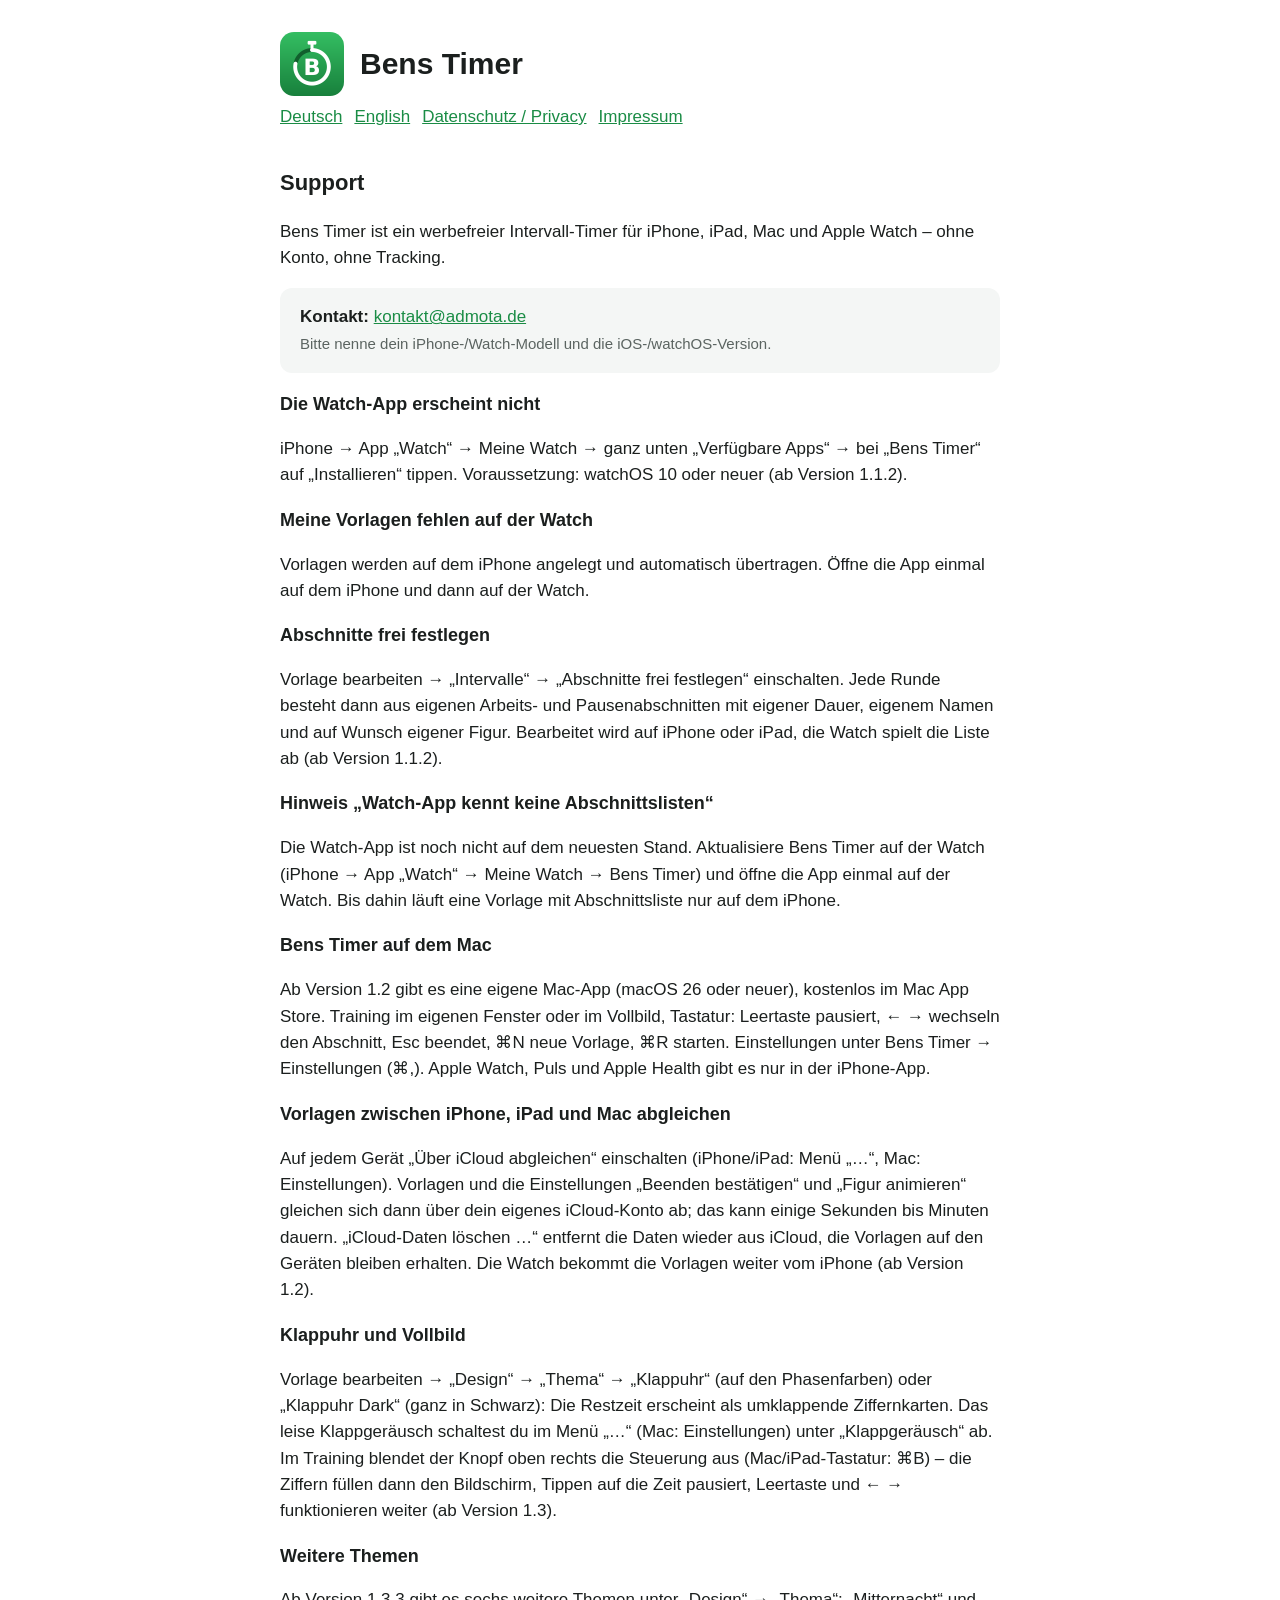
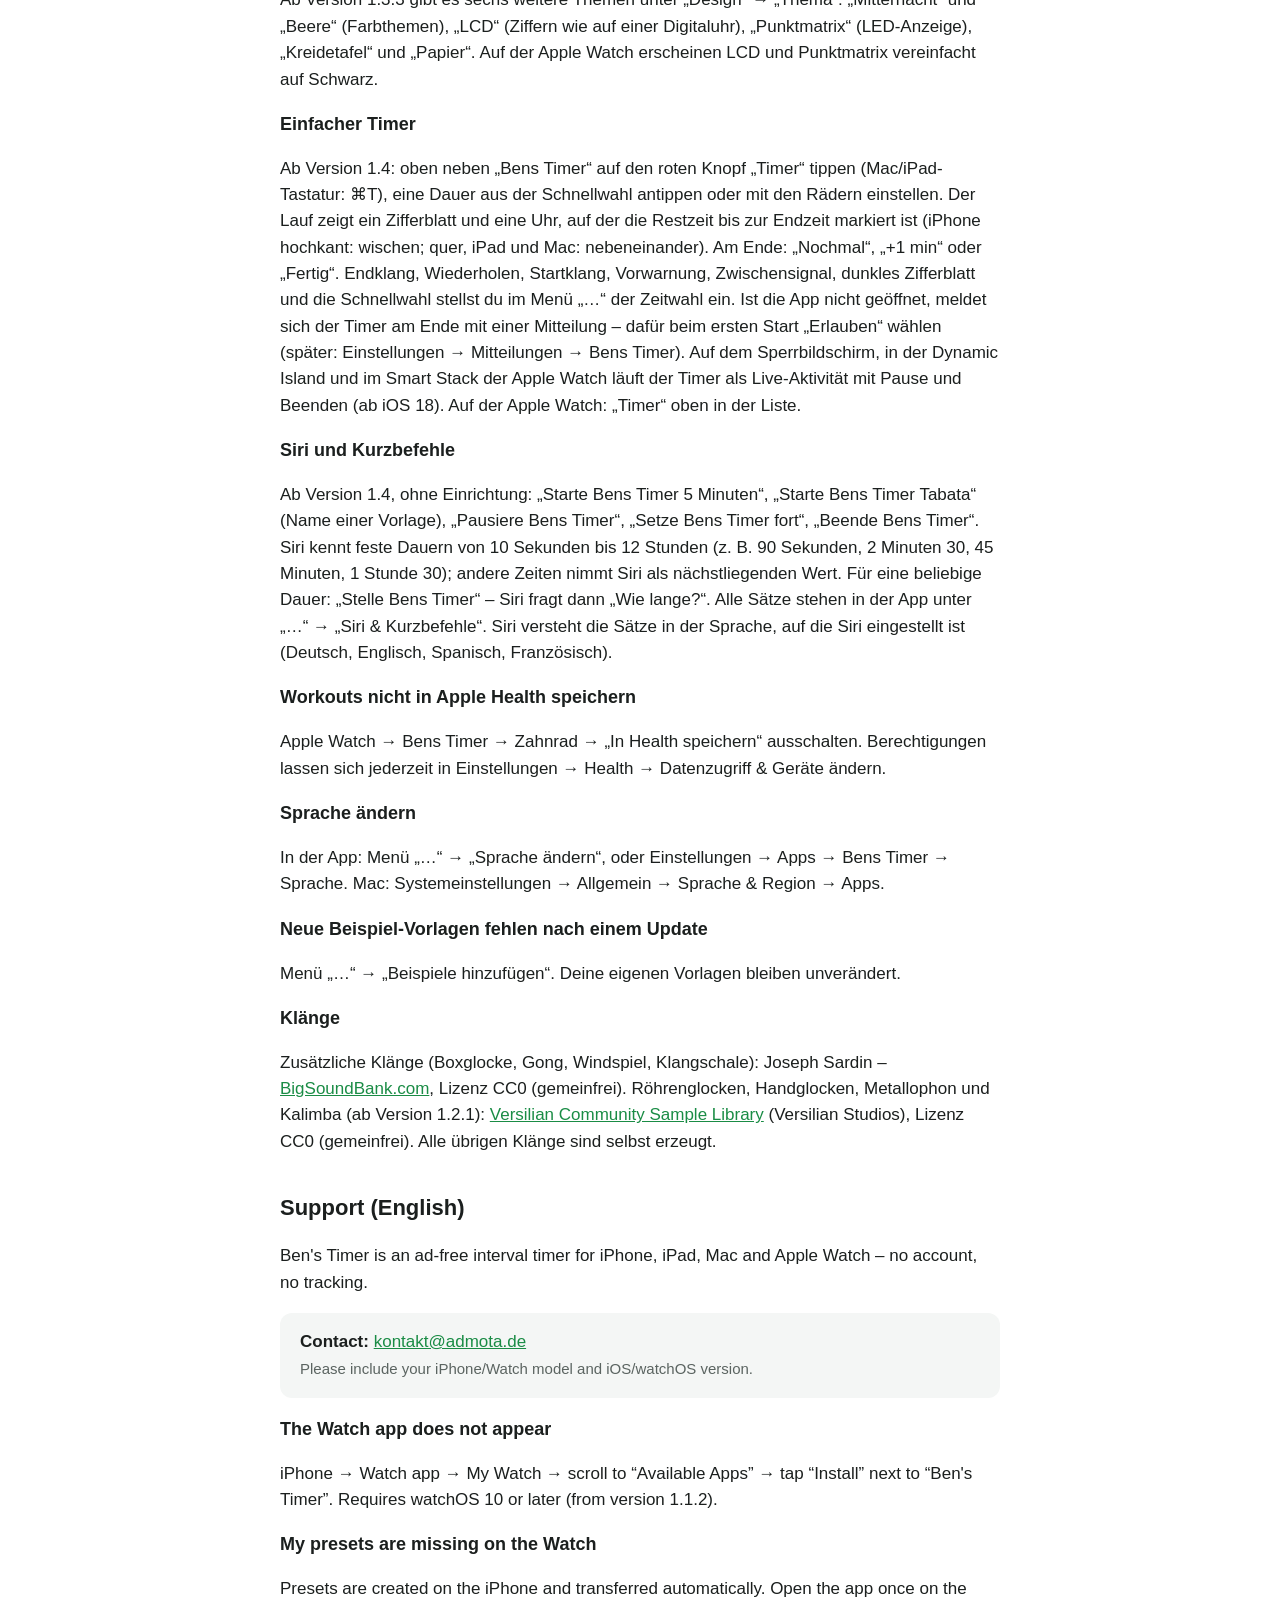
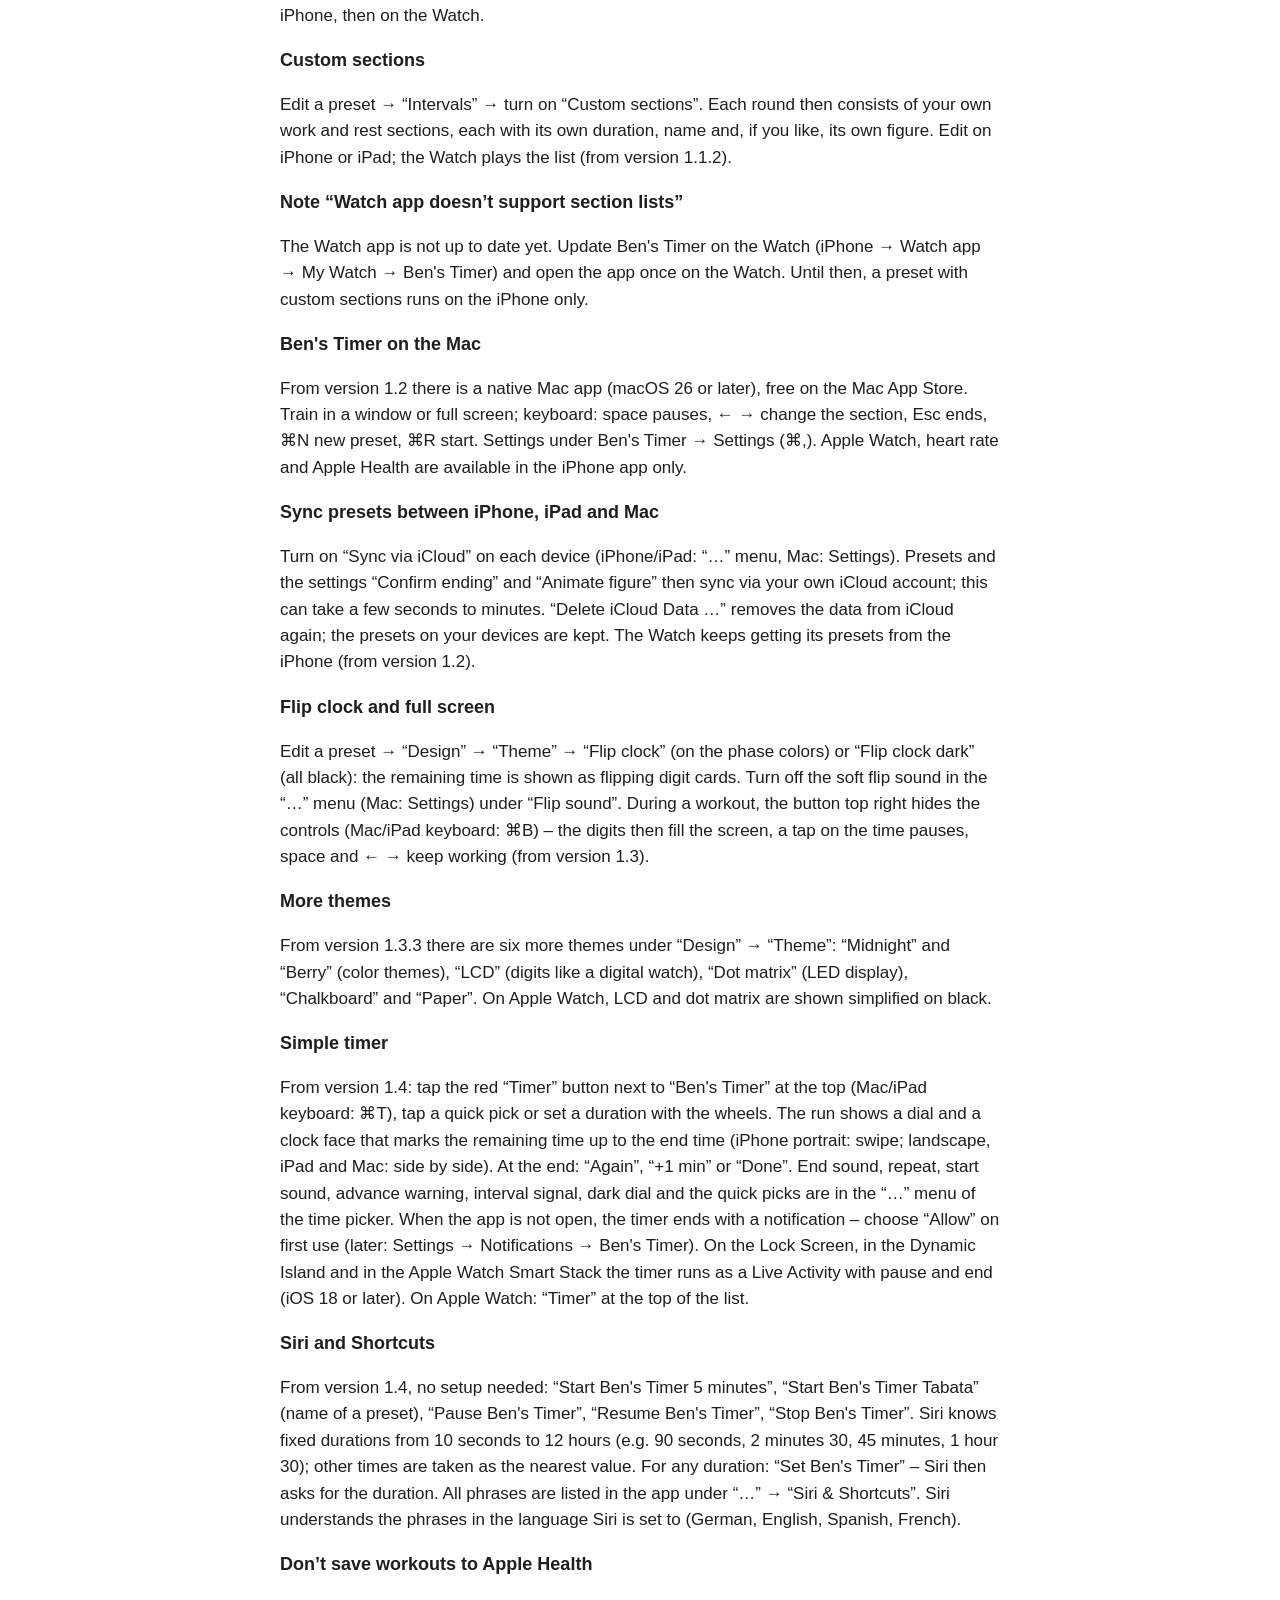
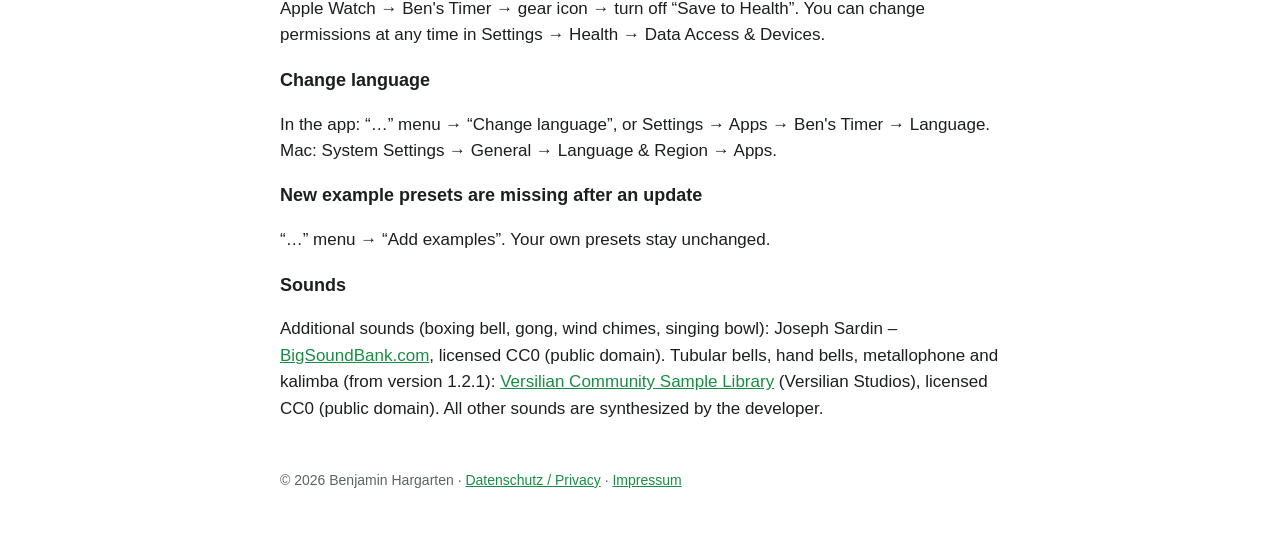
<file: index.html>
<!doctype html>
<html lang="de">
<head>
<meta charset="utf-8">
<meta name="viewport" content="width=device-width, initial-scale=1">
<title>Bens Timer – Support</title>
<link rel="stylesheet" href="style.css">
</head>
<body>
<main>
<header><img src="icon.png" alt=""><h1>Bens Timer</h1></header>
<p class="lang"><a href="#de">Deutsch</a><a href="#en">English</a><a href="privacy.html">Datenschutz / Privacy</a><a href="impressum.html">Impressum</a></p>

<section id="de">
<h2>Support</h2>
<p>Bens Timer ist ein werbefreier Intervall-Timer für iPhone, iPad, Mac und Apple Watch – ohne Konto, ohne Tracking.</p>
<div class="card">
<strong>Kontakt:</strong> <a href="mailto:kontakt@admota.de">kontakt@admota.de</a><br>
<span class="muted">Bitte nenne dein iPhone-/Watch-Modell und die iOS-/watchOS-Version.</span>
</div>
<h3>Die Watch-App erscheint nicht</h3>
<p>iPhone → App „Watch“ → Meine Watch → ganz unten „Verfügbare Apps“ → bei „Bens Timer“ auf „Installieren“ tippen. Voraussetzung: watchOS 10 oder neuer (ab Version 1.1.2).</p>
<h3>Meine Vorlagen fehlen auf der Watch</h3>
<p>Vorlagen werden auf dem iPhone angelegt und automatisch übertragen. Öffne die App einmal auf dem iPhone und dann auf der Watch.</p>
<h3>Abschnitte frei festlegen</h3>
<p>Vorlage bearbeiten → „Intervalle“ → „Abschnitte frei festlegen“ einschalten. Jede Runde besteht dann aus eigenen Arbeits- und Pausenabschnitten mit eigener Dauer, eigenem Namen und auf Wunsch eigener Figur. Bearbeitet wird auf iPhone oder iPad, die Watch spielt die Liste ab (ab Version 1.1.2).</p>
<h3>Hinweis „Watch-App kennt keine Abschnittslisten“</h3>
<p>Die Watch-App ist noch nicht auf dem neuesten Stand. Aktualisiere Bens Timer auf der Watch (iPhone → App „Watch“ → Meine Watch → Bens Timer) und öffne die App einmal auf der Watch. Bis dahin läuft eine Vorlage mit Abschnittsliste nur auf dem iPhone.</p>
<h3>Bens Timer auf dem Mac</h3>
<p>Ab Version 1.2 gibt es eine eigene Mac-App (macOS 26 oder neuer), kostenlos im Mac App Store. Training im eigenen Fenster oder im Vollbild, Tastatur: Leertaste pausiert, ← → wechseln den Abschnitt, Esc beendet, ⌘N neue Vorlage, ⌘R starten. Einstellungen unter Bens Timer → Einstellungen (⌘,). Apple Watch, Puls und Apple Health gibt es nur in der iPhone-App.</p>
<h3>Vorlagen zwischen iPhone, iPad und Mac abgleichen</h3>
<p>Auf jedem Gerät „Über iCloud abgleichen“ einschalten (iPhone/iPad: Menü „…“, Mac: Einstellungen). Vorlagen und die Einstellungen „Beenden bestätigen“ und „Figur animieren“ gleichen sich dann über dein eigenes iCloud-Konto ab; das kann einige Sekunden bis Minuten dauern. „iCloud-Daten löschen …“ entfernt die Daten wieder aus iCloud, die Vorlagen auf den Geräten bleiben erhalten. Die Watch bekommt die Vorlagen weiter vom iPhone (ab Version 1.2).</p>
<h3>Klappuhr und Vollbild</h3>
<p>Vorlage bearbeiten → „Design“ → „Thema“ → „Klappuhr“ (auf den Phasenfarben) oder „Klappuhr Dark“ (ganz in Schwarz): Die Restzeit erscheint als umklappende Ziffernkarten. Das leise Klappgeräusch schaltest du im Menü „…“ (Mac: Einstellungen) unter „Klappgeräusch“ ab. Im Training blendet der Knopf oben rechts die Steuerung aus (Mac/iPad-Tastatur: ⌘B) – die Ziffern füllen dann den Bildschirm, Tippen auf die Zeit pausiert, Leertaste und ← → funktionieren weiter (ab Version 1.3).</p>
<h3>Weitere Themen</h3>
<p>Ab Version 1.3.3 gibt es sechs weitere Themen unter „Design“ → „Thema“: „Mitternacht“ und „Beere“ (Farbthemen), „LCD“ (Ziffern wie auf einer Digitaluhr), „Punktmatrix“ (LED-Anzeige), „Kreidetafel“ und „Papier“. Auf der Apple Watch erscheinen LCD und Punktmatrix vereinfacht auf Schwarz.</p>
<h3>Einfacher Timer</h3>
<p>Ab Version 1.4: oben neben „Bens Timer“ auf den roten Knopf „Timer“ tippen (Mac/iPad-Tastatur: ⌘T), eine Dauer aus der Schnellwahl antippen oder mit den Rädern einstellen. Der Lauf zeigt ein Zifferblatt und eine Uhr, auf der die Restzeit bis zur Endzeit markiert ist (iPhone hochkant: wischen; quer, iPad und Mac: nebeneinander). Am Ende: „Nochmal“, „+1 min“ oder „Fertig“. Endklang, Wiederholen, Startklang, Vorwarnung, Zwischensignal, dunkles Zifferblatt und die Schnellwahl stellst du im Menü „…“ der Zeitwahl ein. Ist die App nicht geöffnet, meldet sich der Timer am Ende mit einer Mitteilung – dafür beim ersten Start „Erlauben“ wählen (später: Einstellungen → Mitteilungen → Bens Timer). Auf dem Sperrbildschirm, in der Dynamic Island und im Smart Stack der Apple Watch läuft der Timer als Live-Aktivität mit Pause und Beenden (ab iOS 18). Auf der Apple Watch: „Timer“ oben in der Liste.</p>
<h3>Siri und Kurzbefehle</h3>
<p>Ab Version 1.4, ohne Einrichtung: „Starte Bens Timer 5 Minuten“, „Starte Bens Timer Tabata“ (Name einer Vorlage), „Pausiere Bens Timer“, „Setze Bens Timer fort“, „Beende Bens Timer“. Siri kennt feste Dauern von 10 Sekunden bis 12 Stunden (z. B. 90 Sekunden, 2 Minuten 30, 45 Minuten, 1 Stunde 30); andere Zeiten nimmt Siri als nächstliegenden Wert. Für eine beliebige Dauer: „Stelle Bens Timer“ – Siri fragt dann „Wie lange?“. Alle Sätze stehen in der App unter „…“ → „Siri &amp; Kurzbefehle“. Siri versteht die Sätze in der Sprache, auf die Siri eingestellt ist (Deutsch, Englisch, Spanisch, Französisch).</p>
<h3>Workouts nicht in Apple Health speichern</h3>
<p>Apple Watch → Bens Timer → Zahnrad → „In Health speichern“ ausschalten. Berechtigungen lassen sich jederzeit in Einstellungen → Health → Datenzugriff &amp; Geräte ändern.</p>
<h3>Sprache ändern</h3>
<p>In der App: Menü „…“ → „Sprache ändern“, oder Einstellungen → Apps → Bens Timer → Sprache. Mac: Systemeinstellungen → Allgemein → Sprache &amp; Region → Apps.</p>
<h3>Neue Beispiel-Vorlagen fehlen nach einem Update</h3>
<p>Menü „…“ → „Beispiele hinzufügen“. Deine eigenen Vorlagen bleiben unverändert.</p>
<h3>Klänge</h3>
<p>Zusätzliche Klänge (Boxglocke, Gong, Windspiel, Klangschale): Joseph Sardin – <a href="https://bigsoundbank.com">BigSoundBank.com</a>, Lizenz CC0 (gemeinfrei). Röhrenglocken, Handglocken, Metallophon und Kalimba (ab Version 1.2.1): <a href="https://github.com/sgossner/VCSL">Versilian Community Sample Library</a> (Versilian Studios), Lizenz CC0 (gemeinfrei). Alle übrigen Klänge sind selbst erzeugt.</p>
</section>

<section id="en">
<h2>Support (English)</h2>
<p>Ben's Timer is an ad-free interval timer for iPhone, iPad, Mac and Apple Watch – no account, no tracking.</p>
<div class="card">
<strong>Contact:</strong> <a href="mailto:kontakt@admota.de">kontakt@admota.de</a><br>
<span class="muted">Please include your iPhone/Watch model and iOS/watchOS version.</span>
</div>
<h3>The Watch app does not appear</h3>
<p>iPhone → Watch app → My Watch → scroll to “Available Apps” → tap “Install” next to “Ben's Timer”. Requires watchOS 10 or later (from version 1.1.2).</p>
<h3>My presets are missing on the Watch</h3>
<p>Presets are created on the iPhone and transferred automatically. Open the app once on the iPhone, then on the Watch.</p>
<h3>Custom sections</h3>
<p>Edit a preset → “Intervals” → turn on “Custom sections”. Each round then consists of your own work and rest sections, each with its own duration, name and, if you like, its own figure. Edit on iPhone or iPad; the Watch plays the list (from version 1.1.2).</p>
<h3>Note “Watch app doesn’t support section lists”</h3>
<p>The Watch app is not up to date yet. Update Ben's Timer on the Watch (iPhone → Watch app → My Watch → Ben's Timer) and open the app once on the Watch. Until then, a preset with custom sections runs on the iPhone only.</p>
<h3>Ben's Timer on the Mac</h3>
<p>From version 1.2 there is a native Mac app (macOS 26 or later), free on the Mac App Store. Train in a window or full screen; keyboard: space pauses, ← → change the section, Esc ends, ⌘N new preset, ⌘R start. Settings under Ben's Timer → Settings (⌘,). Apple Watch, heart rate and Apple Health are available in the iPhone app only.</p>
<h3>Sync presets between iPhone, iPad and Mac</h3>
<p>Turn on “Sync via iCloud” on each device (iPhone/iPad: “…” menu, Mac: Settings). Presets and the settings “Confirm ending” and “Animate figure” then sync via your own iCloud account; this can take a few seconds to minutes. “Delete iCloud Data …” removes the data from iCloud again; the presets on your devices are kept. The Watch keeps getting its presets from the iPhone (from version 1.2).</p>
<h3>Flip clock and full screen</h3>
<p>Edit a preset → “Design” → “Theme” → “Flip clock” (on the phase colors) or “Flip clock dark” (all black): the remaining time is shown as flipping digit cards. Turn off the soft flip sound in the “…” menu (Mac: Settings) under “Flip sound”. During a workout, the button top right hides the controls (Mac/iPad keyboard: ⌘B) – the digits then fill the screen, a tap on the time pauses, space and ← → keep working (from version 1.3).</p>
<h3>More themes</h3>
<p>From version 1.3.3 there are six more themes under “Design” → “Theme”: “Midnight” and “Berry” (color themes), “LCD” (digits like a digital watch), “Dot matrix” (LED display), “Chalkboard” and “Paper”. On Apple Watch, LCD and dot matrix are shown simplified on black.</p>
<h3>Simple timer</h3>
<p>From version 1.4: tap the red “Timer” button next to “Ben's Timer” at the top (Mac/iPad keyboard: ⌘T), tap a quick pick or set a duration with the wheels. The run shows a dial and a clock face that marks the remaining time up to the end time (iPhone portrait: swipe; landscape, iPad and Mac: side by side). At the end: “Again”, “+1 min” or “Done”. End sound, repeat, start sound, advance warning, interval signal, dark dial and the quick picks are in the “…” menu of the time picker. When the app is not open, the timer ends with a notification – choose “Allow” on first use (later: Settings → Notifications → Ben's Timer). On the Lock Screen, in the Dynamic Island and in the Apple Watch Smart Stack the timer runs as a Live Activity with pause and end (iOS 18 or later). On Apple Watch: “Timer” at the top of the list.</p>
<h3>Siri and Shortcuts</h3>
<p>From version 1.4, no setup needed: “Start Ben's Timer 5 minutes”, “Start Ben's Timer Tabata” (name of a preset), “Pause Ben's Timer”, “Resume Ben's Timer”, “Stop Ben's Timer”. Siri knows fixed durations from 10 seconds to 12 hours (e.g. 90 seconds, 2 minutes 30, 45 minutes, 1 hour 30); other times are taken as the nearest value. For any duration: “Set Ben's Timer” – Siri then asks for the duration. All phrases are listed in the app under “…” → “Siri &amp; Shortcuts”. Siri understands the phrases in the language Siri is set to (German, English, Spanish, French).</p>
<h3>Don’t save workouts to Apple Health</h3>
<p>Apple Watch → Ben's Timer → gear icon → turn off “Save to Health”. You can change permissions at any time in Settings → Health → Data Access &amp; Devices.</p>
<h3>Change language</h3>
<p>In the app: “…” menu → “Change language”, or Settings → Apps → Ben's Timer → Language. Mac: System Settings → General → Language &amp; Region → Apps.</p>
<h3>New example presets are missing after an update</h3>
<p>“…” menu → “Add examples”. Your own presets stay unchanged.</p>
<h3>Sounds</h3>
<p>Additional sounds (boxing bell, gong, wind chimes, singing bowl): Joseph Sardin – <a href="https://bigsoundbank.com">BigSoundBank.com</a>, licensed CC0 (public domain). Tubular bells, hand bells, metallophone and kalimba (from version 1.2.1): <a href="https://github.com/sgossner/VCSL">Versilian Community Sample Library</a> (Versilian Studios), licensed CC0 (public domain). All other sounds are synthesized by the developer.</p>
</section>

<footer>© 2026 Benjamin Hargarten · <a href="privacy.html">Datenschutz / Privacy</a> · <a href="impressum.html">Impressum</a></footer>
</main>
</body>
</html>
</file>
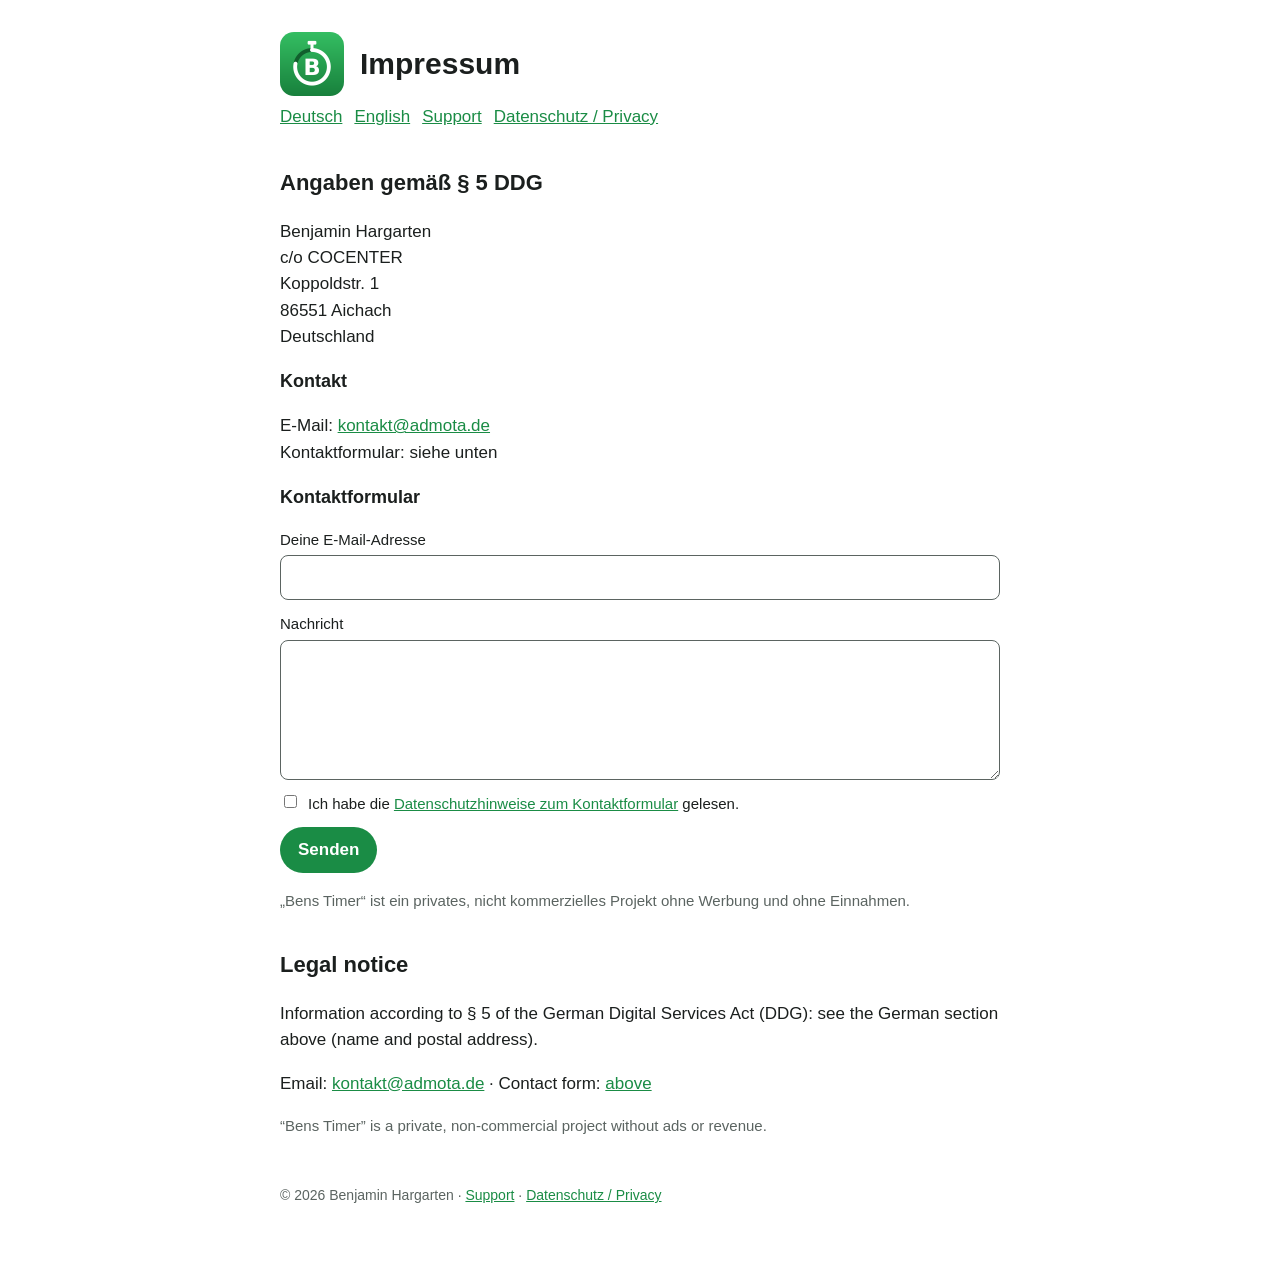
<file: impressum.html>
<!doctype html>
<html lang="de">
<head>
<meta charset="utf-8">
<meta name="viewport" content="width=device-width, initial-scale=1">
<title>Bens Timer – Impressum / Legal notice</title>
<link rel="stylesheet" href="style.css">
</head>
<body>
<main>
<header><img src="icon.png" alt=""><h1>Impressum</h1></header>
<p class="lang"><a href="#de">Deutsch</a><a href="#en">English</a><a href="index.html">Support</a><a href="privacy.html">Datenschutz / Privacy</a></p>

<section id="de">
<h2>Angaben gemäß § 5 DDG</h2>
<p>
Benjamin Hargarten<br>
c/o COCENTER<br>
Koppoldstr. 1<br>
86551 Aichach<br>
Deutschland
</p>

<h3>Kontakt</h3>
<p>E-Mail: <a href="mailto:kontakt@admota.de">kontakt@admota.de</a><br>
Kontaktformular: siehe unten</p>

<h3 id="kontakt">Kontaktformular</h3>
<form action="https://formspree.io/f/xppwkwyd" method="POST">
  <label>Deine E-Mail-Adresse
    <input type="email" name="email" required autocomplete="email">
  </label>
  <label>Nachricht
    <textarea name="message" required></textarea>
  </label>
  <input type="text" name="_gotcha" class="hp" tabindex="-1" autocomplete="off" aria-hidden="true">
  <label class="check"><input type="checkbox" name="datenschutz" required>
    <span>Ich habe die <a href="privacy.html#formular">Datenschutzhinweise zum Kontaktformular</a> gelesen.</span></label>
  <button type="submit">Senden</button>
</form>

<p class="muted">„Bens Timer“ ist ein privates, nicht kommerzielles Projekt ohne Werbung und ohne Einnahmen.</p>
</section>

<section id="en">
<h2>Legal notice</h2>
<p>Information according to § 5 of the German Digital Services Act (DDG): see the German section above (name and postal address).</p>
<p>Email: <a href="mailto:kontakt@admota.de">kontakt@admota.de</a> · Contact form: <a href="#kontakt">above</a></p>
<p class="muted">“Bens Timer” is a private, non-commercial project without ads or revenue.</p>
</section>

<footer>© 2026 Benjamin Hargarten · <a href="index.html">Support</a> · <a href="privacy.html">Datenschutz / Privacy</a></footer>
</main>
</body>
</html>
</file>
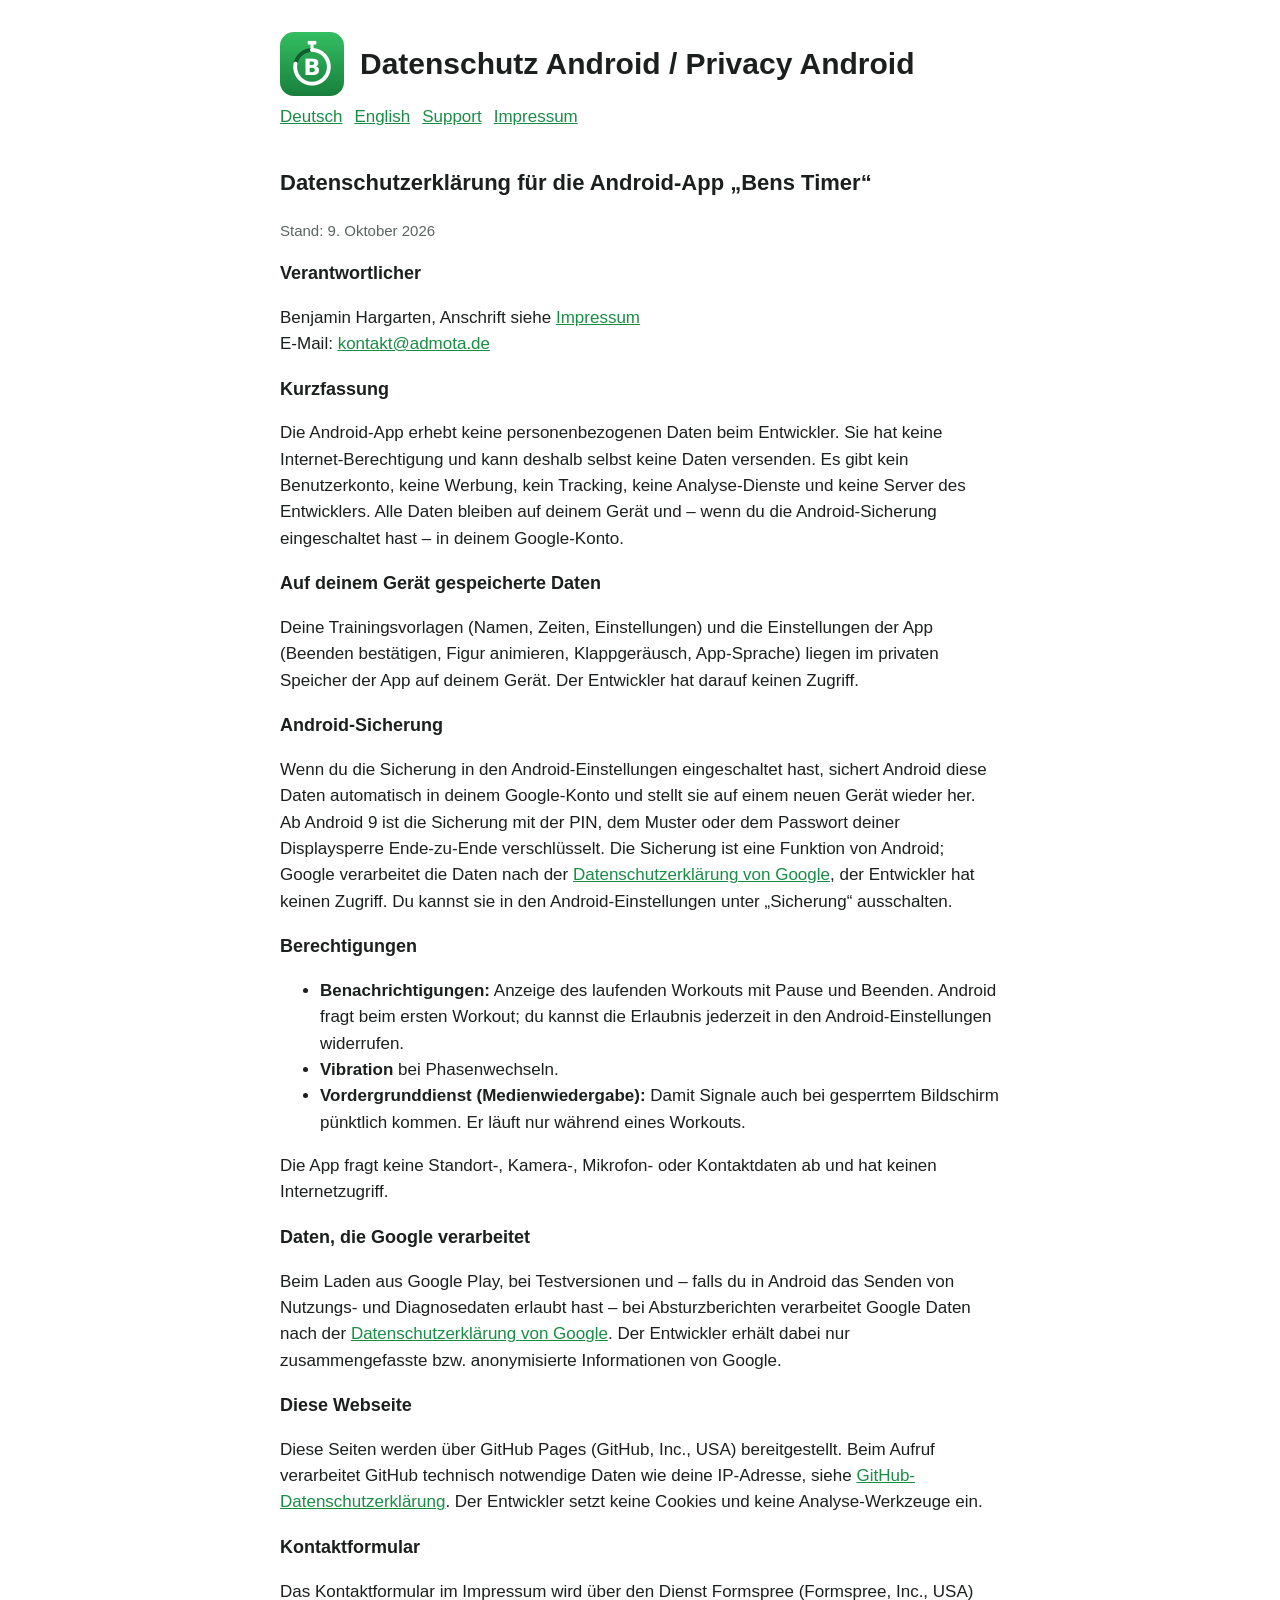
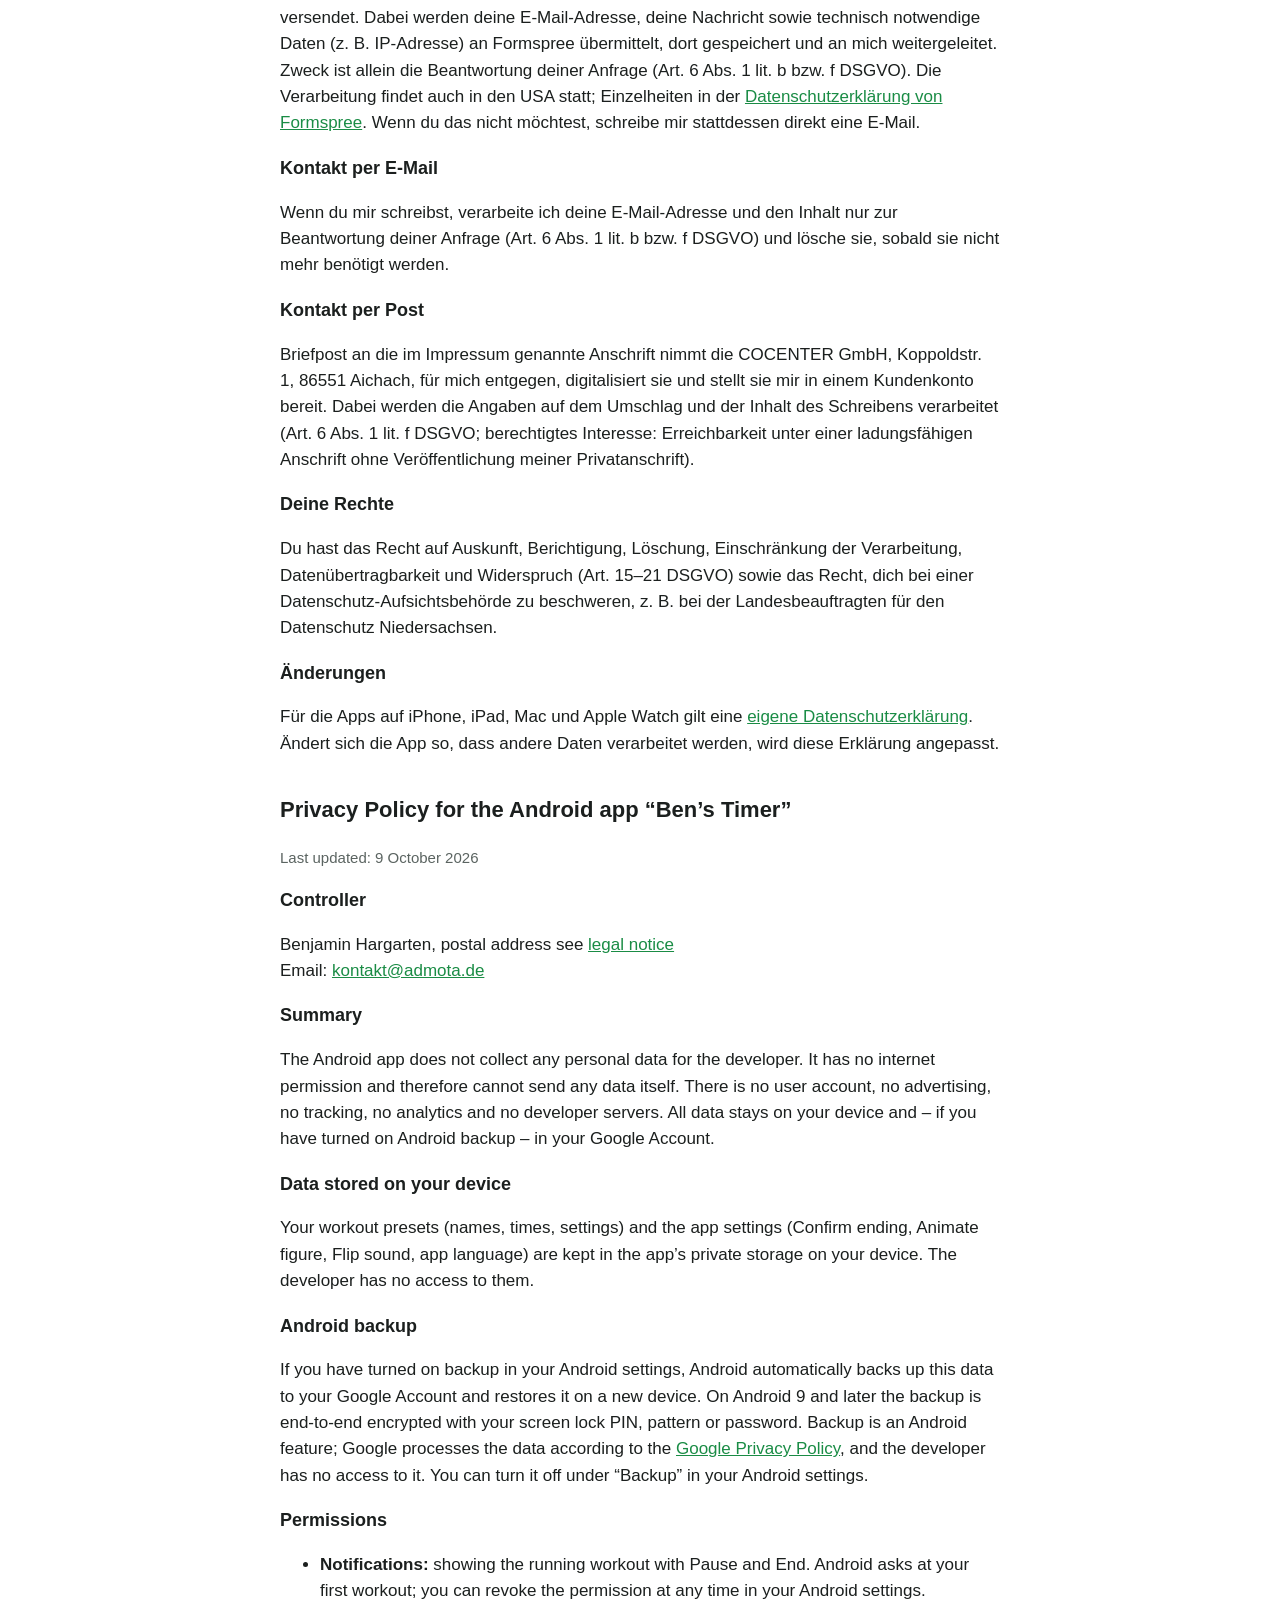
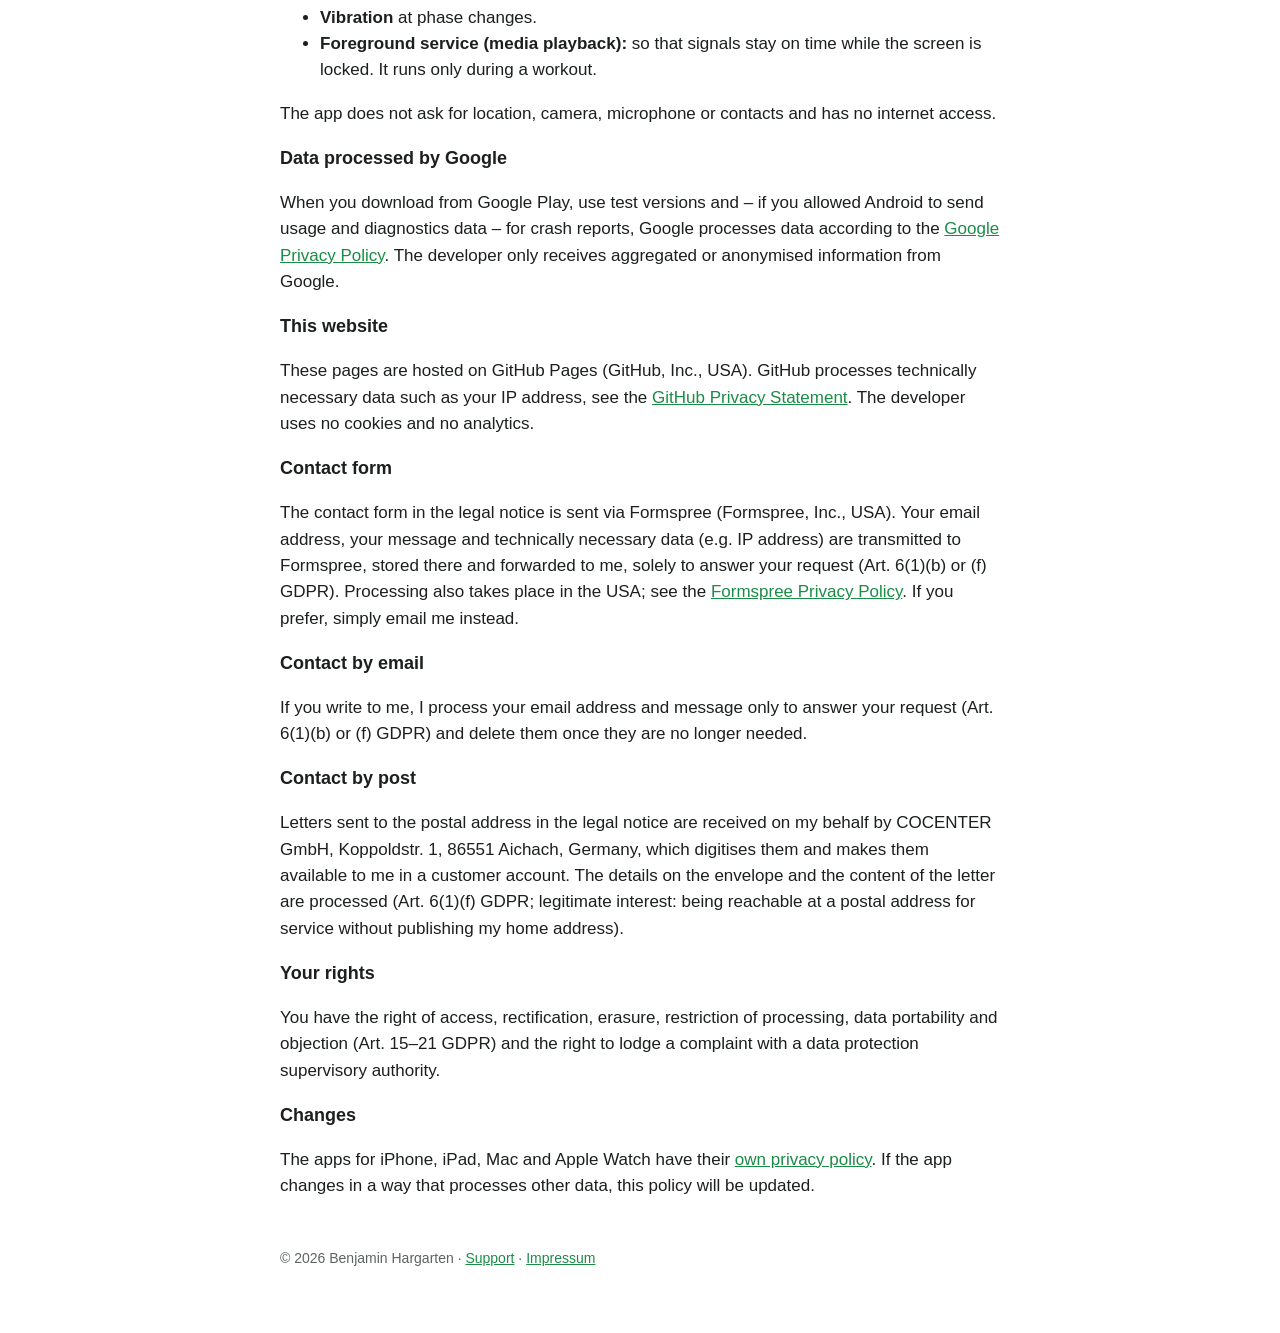
<file: privacy-android.html>
<!doctype html>
<html lang="de">
<head>
<meta charset="utf-8">
<meta name="viewport" content="width=device-width, initial-scale=1">
<title>Bens Timer für Android – Datenschutz / Privacy</title>
<link rel="stylesheet" href="style.css">
</head>
<body>
<main>
<header><img src="icon.png" alt=""><h1>Datenschutz Android / Privacy Android</h1></header>
<p class="lang"><a href="#de">Deutsch</a><a href="#en">English</a><a href="index.html">Support</a><a href="impressum.html">Impressum</a></p>

<section id="de">
<h2>Datenschutzerklärung für die Android-App „Bens Timer“</h2>
<p class="muted">Stand: 9. Oktober 2026</p>

<h3>Verantwortlicher</h3>
<p>Benjamin Hargarten, Anschrift siehe <a href="impressum.html">Impressum</a><br>E-Mail: <a href="mailto:kontakt@admota.de">kontakt@admota.de</a></p>

<h3>Kurzfassung</h3>
<p>Die Android-App erhebt keine personenbezogenen Daten beim Entwickler. Sie hat keine Internet-Berechtigung und kann deshalb selbst keine Daten versenden. Es gibt kein Benutzerkonto, keine Werbung, kein Tracking, keine Analyse-Dienste und keine Server des Entwicklers. Alle Daten bleiben auf deinem Gerät und – wenn du die Android-Sicherung eingeschaltet hast – in deinem Google-Konto.</p>

<h3>Auf deinem Gerät gespeicherte Daten</h3>
<p>Deine Trainingsvorlagen (Namen, Zeiten, Einstellungen) und die Einstellungen der App (Beenden bestätigen, Figur animieren, Klappgeräusch, App-Sprache) liegen im privaten Speicher der App auf deinem Gerät. Der Entwickler hat darauf keinen Zugriff.</p>

<h3>Android-Sicherung</h3>
<p>Wenn du die Sicherung in den Android-Einstellungen eingeschaltet hast, sichert Android diese Daten automatisch in deinem Google-Konto und stellt sie auf einem neuen Gerät wieder her. Ab Android 9 ist die Sicherung mit der PIN, dem Muster oder dem Passwort deiner Displaysperre Ende-zu-Ende verschlüsselt. Die Sicherung ist eine Funktion von Android; Google verarbeitet die Daten nach der <a href="https://policies.google.com/privacy?hl=de">Datenschutzerklärung von Google</a>, der Entwickler hat keinen Zugriff. Du kannst sie in den Android-Einstellungen unter „Sicherung“ ausschalten.</p>

<h3>Berechtigungen</h3>
<ul>
<li><strong>Benachrichtigungen:</strong> Anzeige des laufenden Workouts mit Pause und Beenden. Android fragt beim ersten Workout; du kannst die Erlaubnis jederzeit in den Android-Einstellungen widerrufen.</li>
<li><strong>Vibration</strong> bei Phasenwechseln.</li>
<li><strong>Vordergrunddienst (Medienwiedergabe):</strong> Damit Signale auch bei gesperrtem Bildschirm pünktlich kommen. Er läuft nur während eines Workouts.</li>
</ul>
<p>Die App fragt keine Standort-, Kamera-, Mikrofon- oder Kontaktdaten ab und hat keinen Internetzugriff.</p>

<h3>Daten, die Google verarbeitet</h3>
<p>Beim Laden aus Google Play, bei Testversionen und – falls du in Android das Senden von Nutzungs- und Diagnosedaten erlaubt hast – bei Absturzberichten verarbeitet Google Daten nach der <a href="https://policies.google.com/privacy?hl=de">Datenschutzerklärung von Google</a>. Der Entwickler erhält dabei nur zusammengefasste bzw. anonymisierte Informationen von Google.</p>

<h3>Diese Webseite</h3>
<p>Diese Seiten werden über GitHub Pages (GitHub, Inc., USA) bereitgestellt. Beim Aufruf verarbeitet GitHub technisch notwendige Daten wie deine IP-Adresse, siehe <a href="https://docs.github.com/de/site-policy/privacy-policies/github-general-privacy-statement">GitHub-Datenschutzerklärung</a>. Der Entwickler setzt keine Cookies und keine Analyse-Werkzeuge ein.</p>

<h3 id="formular">Kontaktformular</h3>
<p>Das Kontaktformular im Impressum wird über den Dienst Formspree (Formspree, Inc., USA) versendet. Dabei werden deine E-Mail-Adresse, deine Nachricht sowie technisch notwendige Daten (z. B. IP-Adresse) an Formspree übermittelt, dort gespeichert und an mich weitergeleitet. Zweck ist allein die Beantwortung deiner Anfrage (Art. 6 Abs. 1 lit. b bzw. f DSGVO). Die Verarbeitung findet auch in den USA statt; Einzelheiten in der <a href="https://formspree.io/legal/privacy-policy">Datenschutzerklärung von Formspree</a>. Wenn du das nicht möchtest, schreibe mir stattdessen direkt eine E-Mail.</p>

<h3>Kontakt per E-Mail</h3>
<p>Wenn du mir schreibst, verarbeite ich deine E-Mail-Adresse und den Inhalt nur zur Beantwortung deiner Anfrage (Art. 6 Abs. 1 lit. b bzw. f DSGVO) und lösche sie, sobald sie nicht mehr benötigt werden.</p>

<h3>Kontakt per Post</h3>
<p>Briefpost an die im Impressum genannte Anschrift nimmt die COCENTER GmbH, Koppoldstr. 1, 86551 Aichach, für mich entgegen, digitalisiert sie und stellt sie mir in einem Kundenkonto bereit. Dabei werden die Angaben auf dem Umschlag und der Inhalt des Schreibens verarbeitet (Art. 6 Abs. 1 lit. f DSGVO; berechtigtes Interesse: Erreichbarkeit unter einer ladungsfähigen Anschrift ohne Veröffentlichung meiner Privatanschrift).</p>

<h3>Deine Rechte</h3>
<p>Du hast das Recht auf Auskunft, Berichtigung, Löschung, Einschränkung der Verarbeitung, Datenübertragbarkeit und Widerspruch (Art. 15–21 DSGVO) sowie das Recht, dich bei einer Datenschutz-Aufsichtsbehörde zu beschweren, z. B. bei der Landesbeauftragten für den Datenschutz Niedersachsen.</p>

<h3>Änderungen</h3>
<p>Für die Apps auf iPhone, iPad, Mac und Apple Watch gilt eine <a href="privacy.html">eigene Datenschutzerklärung</a>. Ändert sich die App so, dass andere Daten verarbeitet werden, wird diese Erklärung angepasst.</p>
</section>

<section id="en">
<h2>Privacy Policy for the Android app “Ben’s Timer”</h2>
<p class="muted">Last updated: 9 October 2026</p>

<h3>Controller</h3>
<p>Benjamin Hargarten, postal address see <a href="impressum.html">legal notice</a><br>Email: <a href="mailto:kontakt@admota.de">kontakt@admota.de</a></p>

<h3>Summary</h3>
<p>The Android app does not collect any personal data for the developer. It has no internet permission and therefore cannot send any data itself. There is no user account, no advertising, no tracking, no analytics and no developer servers. All data stays on your device and – if you have turned on Android backup – in your Google Account.</p>

<h3>Data stored on your device</h3>
<p>Your workout presets (names, times, settings) and the app settings (Confirm ending, Animate figure, Flip sound, app language) are kept in the app’s private storage on your device. The developer has no access to them.</p>

<h3>Android backup</h3>
<p>If you have turned on backup in your Android settings, Android automatically backs up this data to your Google Account and restores it on a new device. On Android 9 and later the backup is end-to-end encrypted with your screen lock PIN, pattern or password. Backup is an Android feature; Google processes the data according to the <a href="https://policies.google.com/privacy?hl=en">Google Privacy Policy</a>, and the developer has no access to it. You can turn it off under “Backup” in your Android settings.</p>

<h3>Permissions</h3>
<ul>
<li><strong>Notifications:</strong> showing the running workout with Pause and End. Android asks at your first workout; you can revoke the permission at any time in your Android settings.</li>
<li><strong>Vibration</strong> at phase changes.</li>
<li><strong>Foreground service (media playback):</strong> so that signals stay on time while the screen is locked. It runs only during a workout.</li>
</ul>
<p>The app does not ask for location, camera, microphone or contacts and has no internet access.</p>

<h3>Data processed by Google</h3>
<p>When you download from Google Play, use test versions and – if you allowed Android to send usage and diagnostics data – for crash reports, Google processes data according to the <a href="https://policies.google.com/privacy?hl=en">Google Privacy Policy</a>. The developer only receives aggregated or anonymised information from Google.</p>

<h3>This website</h3>
<p>These pages are hosted on GitHub Pages (GitHub, Inc., USA). GitHub processes technically necessary data such as your IP address, see the <a href="https://docs.github.com/en/site-policy/privacy-policies/github-general-privacy-statement">GitHub Privacy Statement</a>. The developer uses no cookies and no analytics.</p>

<h3>Contact form</h3>
<p>The contact form in the legal notice is sent via Formspree (Formspree, Inc., USA). Your email address, your message and technically necessary data (e.g. IP address) are transmitted to Formspree, stored there and forwarded to me, solely to answer your request (Art. 6(1)(b) or (f) GDPR). Processing also takes place in the USA; see the <a href="https://formspree.io/legal/privacy-policy">Formspree Privacy Policy</a>. If you prefer, simply email me instead.</p>

<h3>Contact by email</h3>
<p>If you write to me, I process your email address and message only to answer your request (Art. 6(1)(b) or (f) GDPR) and delete them once they are no longer needed.</p>

<h3>Contact by post</h3>
<p>Letters sent to the postal address in the legal notice are received on my behalf by COCENTER GmbH, Koppoldstr. 1, 86551 Aichach, Germany, which digitises them and makes them available to me in a customer account. The details on the envelope and the content of the letter are processed (Art. 6(1)(f) GDPR; legitimate interest: being reachable at a postal address for service without publishing my home address).</p>

<h3>Your rights</h3>
<p>You have the right of access, rectification, erasure, restriction of processing, data portability and objection (Art. 15–21 GDPR) and the right to lodge a complaint with a data protection supervisory authority.</p>

<h3>Changes</h3>
<p>The apps for iPhone, iPad, Mac and Apple Watch have their <a href="privacy.html#en">own privacy policy</a>. If the app changes in a way that processes other data, this policy will be updated.</p>
</section>

<footer>© 2026 Benjamin Hargarten · <a href="index.html">Support</a> · <a href="impressum.html">Impressum</a></footer>
</main>
</body>
</html>
</file>
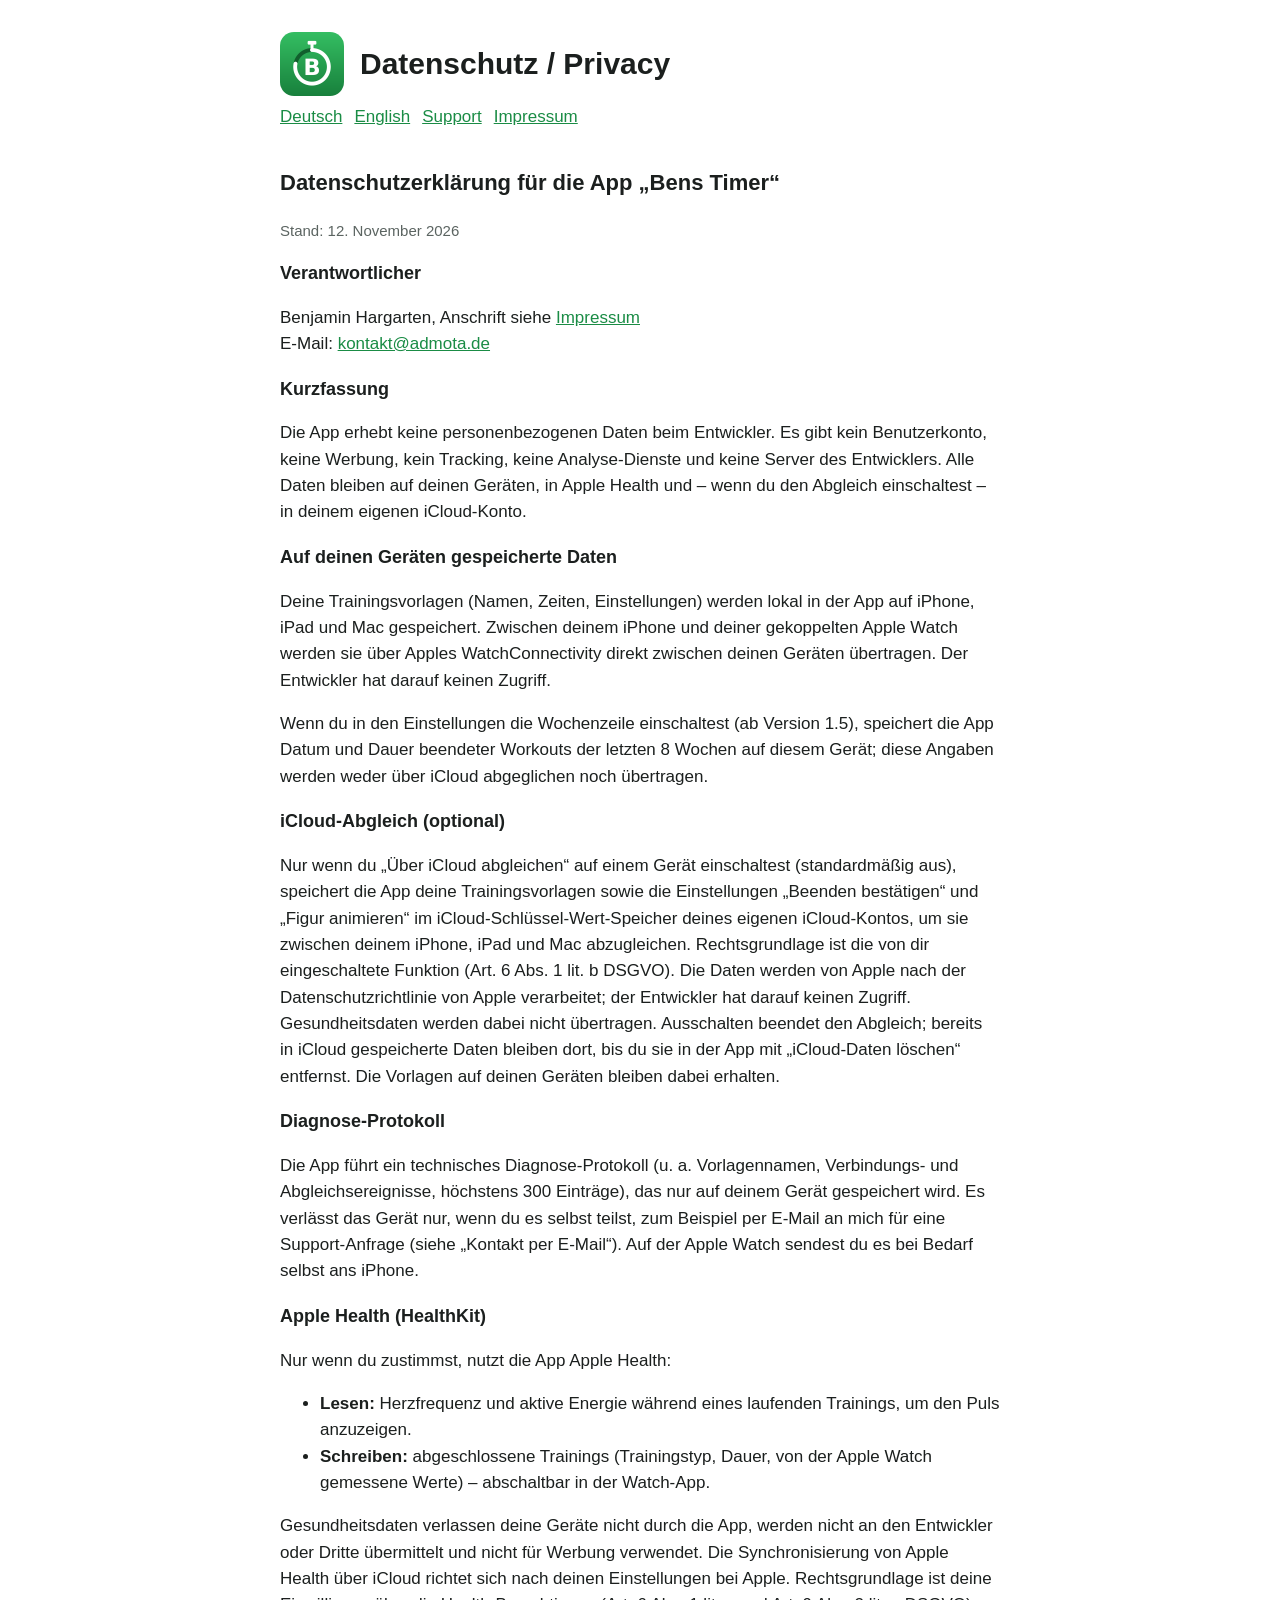
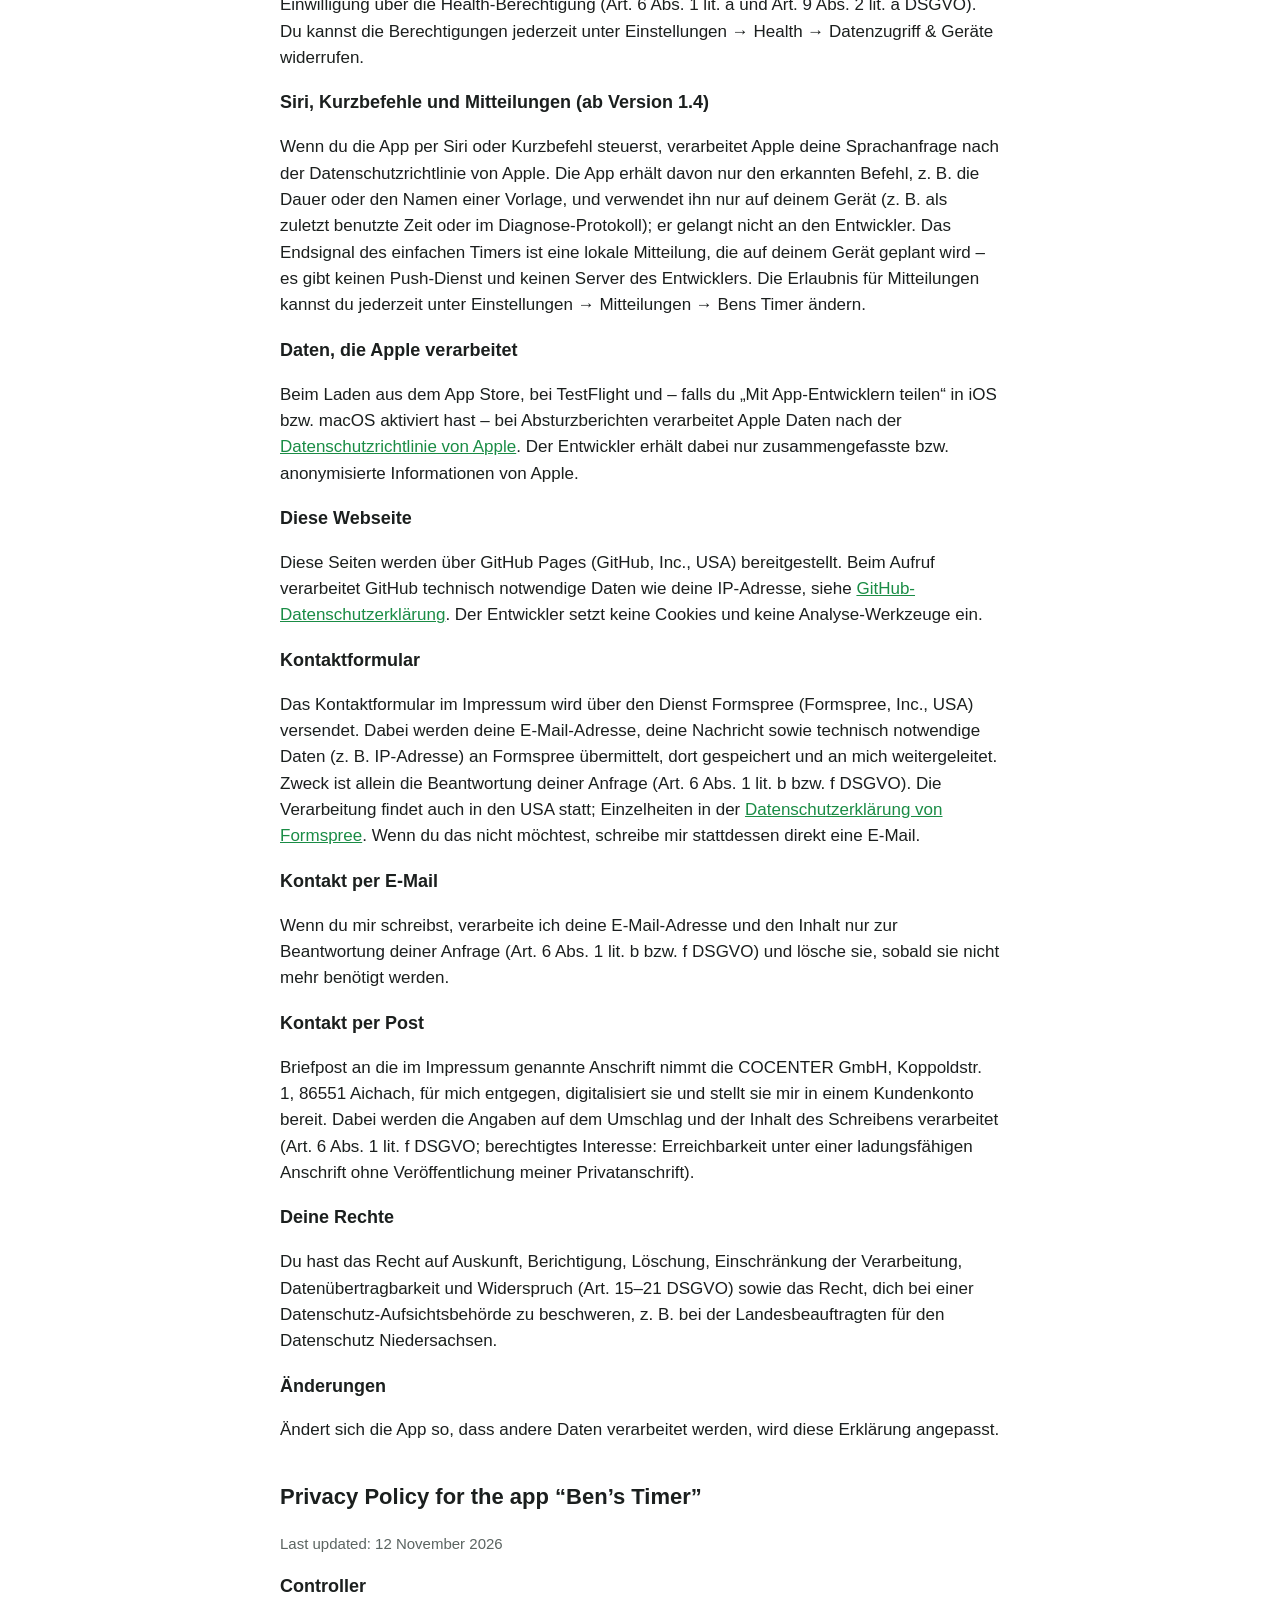
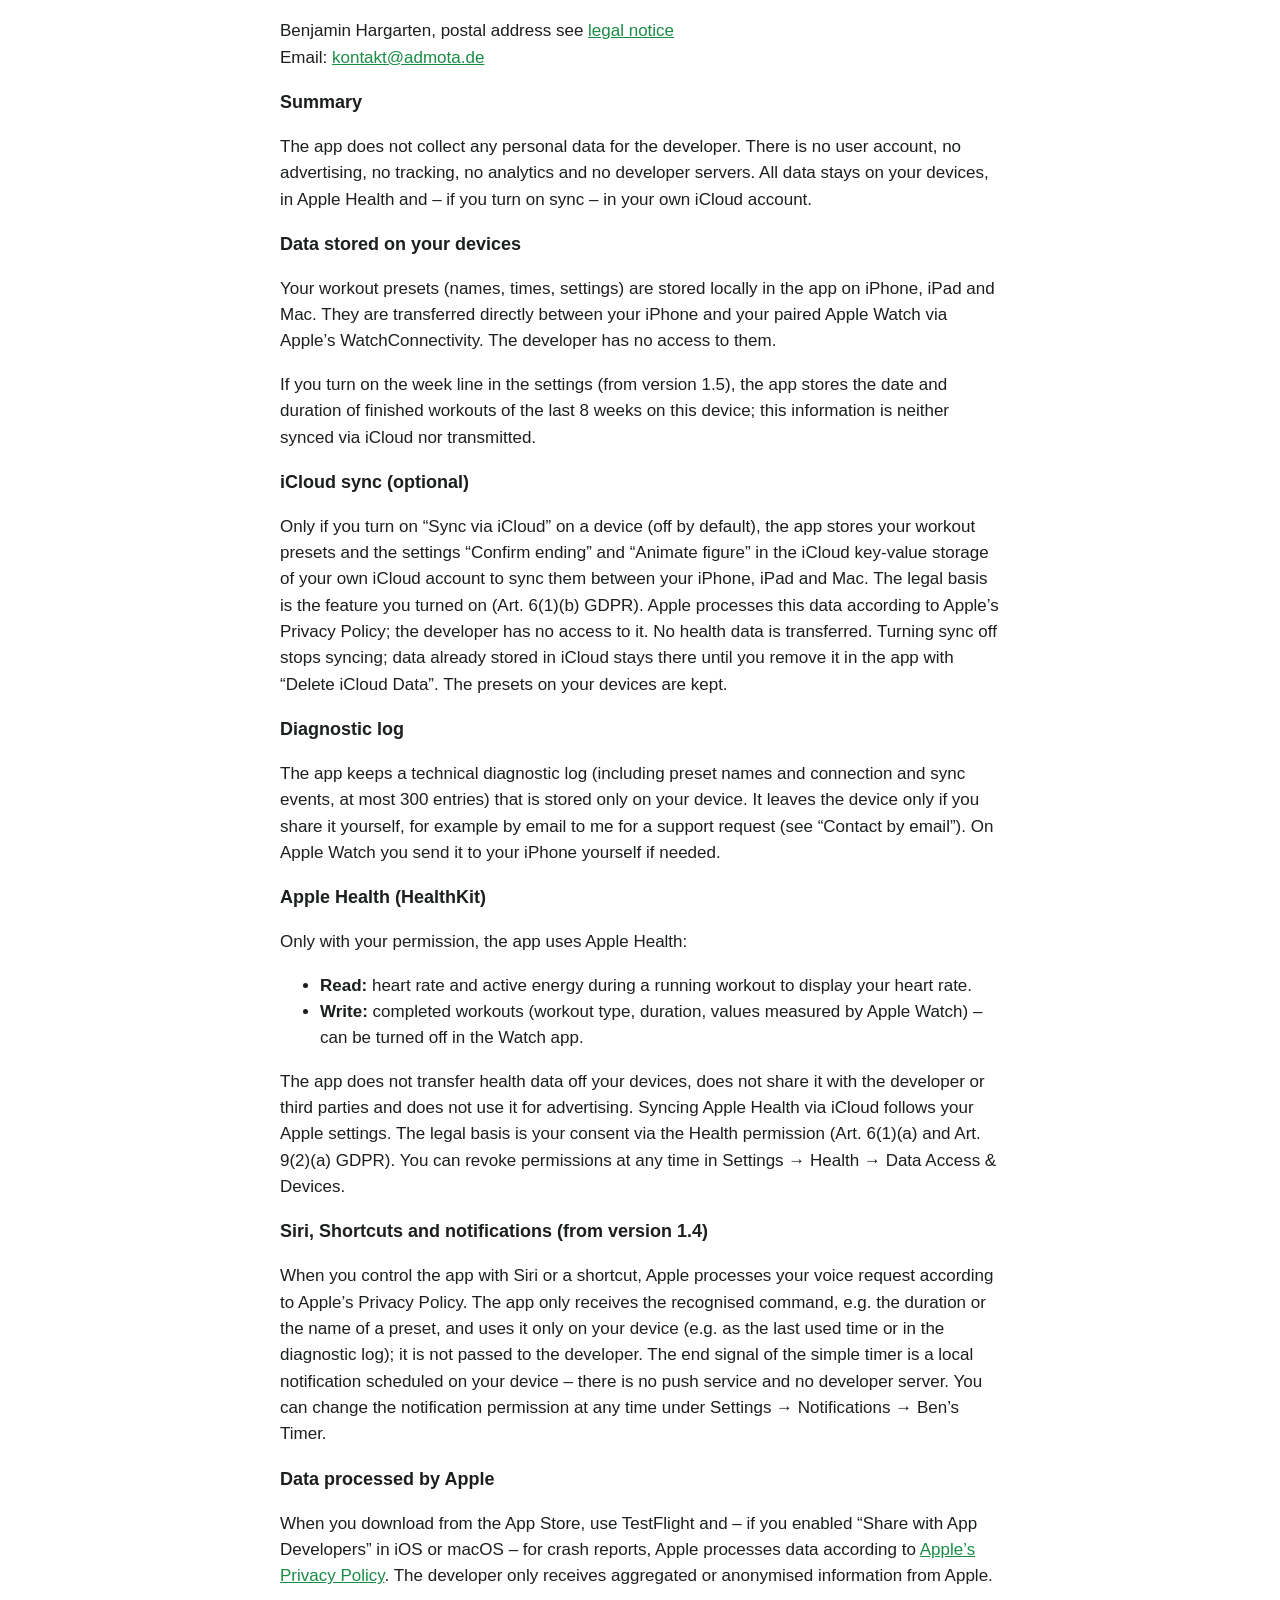
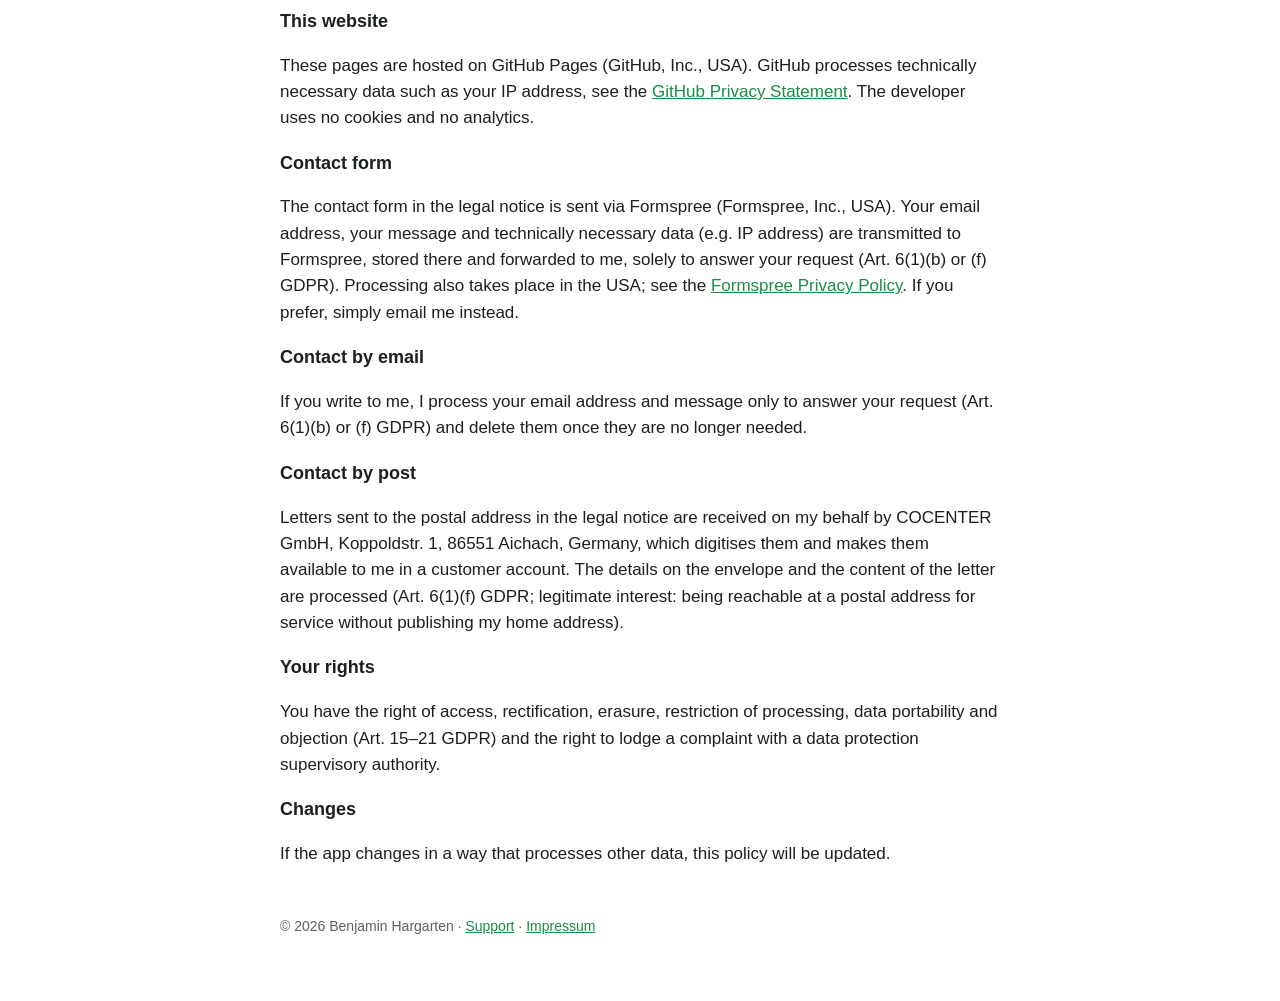
<file: privacy.html>
<!doctype html>
<html lang="de">
<head>
<meta charset="utf-8">
<meta name="viewport" content="width=device-width, initial-scale=1">
<title>Bens Timer – Datenschutz / Privacy</title>
<link rel="stylesheet" href="style.css">
</head>
<body>
<main>
<header><img src="icon.png" alt=""><h1>Datenschutz / Privacy</h1></header>
<p class="lang"><a href="#de">Deutsch</a><a href="#en">English</a><a href="index.html">Support</a><a href="impressum.html">Impressum</a></p>

<section id="de">
<h2>Datenschutzerklärung für die App „Bens Timer“</h2>
<p class="muted">Stand: 12. November 2026</p>

<h3>Verantwortlicher</h3>
<p>Benjamin Hargarten, Anschrift siehe <a href="impressum.html">Impressum</a><br>E-Mail: <a href="mailto:kontakt@admota.de">kontakt@admota.de</a></p>

<h3>Kurzfassung</h3>
<p>Die App erhebt keine personenbezogenen Daten beim Entwickler. Es gibt kein Benutzerkonto, keine Werbung, kein Tracking, keine Analyse-Dienste und keine Server des Entwicklers. Alle Daten bleiben auf deinen Geräten, in Apple Health und – wenn du den Abgleich einschaltest – in deinem eigenen iCloud-Konto.</p>

<h3>Auf deinen Geräten gespeicherte Daten</h3>
<p>Deine Trainingsvorlagen (Namen, Zeiten, Einstellungen) werden lokal in der App auf iPhone, iPad und Mac gespeichert. Zwischen deinem iPhone und deiner gekoppelten Apple Watch werden sie über Apples WatchConnectivity direkt zwischen deinen Geräten übertragen. Der Entwickler hat darauf keinen Zugriff.</p>
<p>Wenn du in den Einstellungen die Wochenzeile einschaltest (ab Version 1.5), speichert die App Datum und Dauer beendeter Workouts der letzten 8 Wochen auf diesem Gerät; diese Angaben werden weder über iCloud abgeglichen noch übertragen.</p>
<h3>iCloud-Abgleich (optional)</h3>
<p>Nur wenn du „Über iCloud abgleichen“ auf einem Gerät einschaltest (standardmäßig aus), speichert die App deine Trainingsvorlagen sowie die Einstellungen „Beenden bestätigen“ und „Figur animieren“ im iCloud-Schlüssel-Wert-Speicher deines eigenen iCloud-Kontos, um sie zwischen deinem iPhone, iPad und Mac abzugleichen. Rechtsgrundlage ist die von dir eingeschaltete Funktion (Art. 6 Abs. 1 lit. b DSGVO). Die Daten werden von Apple nach der Datenschutzrichtlinie von Apple verarbeitet; der Entwickler hat darauf keinen Zugriff. Gesundheitsdaten werden dabei nicht übertragen. Ausschalten beendet den Abgleich; bereits in iCloud gespeicherte Daten bleiben dort, bis du sie in der App mit „iCloud-Daten löschen“ entfernst. Die Vorlagen auf deinen Geräten bleiben dabei erhalten.</p>
<h3>Diagnose-Protokoll</h3>
<p>Die App führt ein technisches Diagnose-Protokoll (u. a. Vorlagennamen, Verbindungs- und Abgleichsereignisse, höchstens 300 Einträge), das nur auf deinem Gerät gespeichert wird. Es verlässt das Gerät nur, wenn du es selbst teilst, zum Beispiel per E-Mail an mich für eine Support-Anfrage (siehe „Kontakt per E-Mail“). Auf der Apple Watch sendest du es bei Bedarf selbst ans iPhone.</p>

<h3>Apple Health (HealthKit)</h3>
<p>Nur wenn du zustimmst, nutzt die App Apple Health:</p>
<ul>
<li><strong>Lesen:</strong> Herzfrequenz und aktive Energie während eines laufenden Trainings, um den Puls anzuzeigen.</li>
<li><strong>Schreiben:</strong> abgeschlossene Trainings (Trainingstyp, Dauer, von der Apple Watch gemessene Werte) – abschaltbar in der Watch-App.</li>
</ul>
<p>Gesundheitsdaten verlassen deine Geräte nicht durch die App, werden nicht an den Entwickler oder Dritte übermittelt und nicht für Werbung verwendet. Die Synchronisierung von Apple Health über iCloud richtet sich nach deinen Einstellungen bei Apple. Rechtsgrundlage ist deine Einwilligung über die Health-Berechtigung (Art. 6 Abs. 1 lit. a und Art. 9 Abs. 2 lit. a DSGVO). Du kannst die Berechtigungen jederzeit unter Einstellungen → Health → Datenzugriff &amp; Geräte widerrufen.</p>

<h3>Siri, Kurzbefehle und Mitteilungen (ab Version 1.4)</h3>
<p>Wenn du die App per Siri oder Kurzbefehl steuerst, verarbeitet Apple deine Sprachanfrage nach der Datenschutzrichtlinie von Apple. Die App erhält davon nur den erkannten Befehl, z. B. die Dauer oder den Namen einer Vorlage, und verwendet ihn nur auf deinem Gerät (z. B. als zuletzt benutzte Zeit oder im Diagnose-Protokoll); er gelangt nicht an den Entwickler. Das Endsignal des einfachen Timers ist eine lokale Mitteilung, die auf deinem Gerät geplant wird – es gibt keinen Push-Dienst und keinen Server des Entwicklers. Die Erlaubnis für Mitteilungen kannst du jederzeit unter Einstellungen → Mitteilungen → Bens Timer ändern.</p>

<h3>Daten, die Apple verarbeitet</h3>
<p>Beim Laden aus dem App Store, bei TestFlight und – falls du „Mit App-Entwicklern teilen“ in iOS bzw. macOS aktiviert hast – bei Absturzberichten verarbeitet Apple Daten nach der <a href="https://www.apple.com/de/legal/privacy/">Datenschutzrichtlinie von Apple</a>. Der Entwickler erhält dabei nur zusammengefasste bzw. anonymisierte Informationen von Apple.</p>

<h3>Diese Webseite</h3>
<p>Diese Seiten werden über GitHub Pages (GitHub, Inc., USA) bereitgestellt. Beim Aufruf verarbeitet GitHub technisch notwendige Daten wie deine IP-Adresse, siehe <a href="https://docs.github.com/de/site-policy/privacy-policies/github-general-privacy-statement">GitHub-Datenschutzerklärung</a>. Der Entwickler setzt keine Cookies und keine Analyse-Werkzeuge ein.</p>

<h3 id="formular">Kontaktformular</h3>
<p>Das Kontaktformular im Impressum wird über den Dienst Formspree (Formspree, Inc., USA) versendet. Dabei werden deine E-Mail-Adresse, deine Nachricht sowie technisch notwendige Daten (z. B. IP-Adresse) an Formspree übermittelt, dort gespeichert und an mich weitergeleitet. Zweck ist allein die Beantwortung deiner Anfrage (Art. 6 Abs. 1 lit. b bzw. f DSGVO). Die Verarbeitung findet auch in den USA statt; Einzelheiten in der <a href="https://formspree.io/legal/privacy-policy">Datenschutzerklärung von Formspree</a>. Wenn du das nicht möchtest, schreibe mir stattdessen direkt eine E-Mail.</p>

<h3>Kontakt per E-Mail</h3>
<p>Wenn du mir schreibst, verarbeite ich deine E-Mail-Adresse und den Inhalt nur zur Beantwortung deiner Anfrage (Art. 6 Abs. 1 lit. b bzw. f DSGVO) und lösche sie, sobald sie nicht mehr benötigt werden.</p>

<h3>Kontakt per Post</h3>
<p>Briefpost an die im Impressum genannte Anschrift nimmt die COCENTER GmbH, Koppoldstr. 1, 86551 Aichach, für mich entgegen, digitalisiert sie und stellt sie mir in einem Kundenkonto bereit. Dabei werden die Angaben auf dem Umschlag und der Inhalt des Schreibens verarbeitet (Art. 6 Abs. 1 lit. f DSGVO; berechtigtes Interesse: Erreichbarkeit unter einer ladungsfähigen Anschrift ohne Veröffentlichung meiner Privatanschrift).</p>

<h3>Deine Rechte</h3>
<p>Du hast das Recht auf Auskunft, Berichtigung, Löschung, Einschränkung der Verarbeitung, Datenübertragbarkeit und Widerspruch (Art. 15–21 DSGVO) sowie das Recht, dich bei einer Datenschutz-Aufsichtsbehörde zu beschweren, z. B. bei der Landesbeauftragten für den Datenschutz Niedersachsen.</p>

<h3>Änderungen</h3>
<p>Ändert sich die App so, dass andere Daten verarbeitet werden, wird diese Erklärung angepasst.</p>
</section>

<section id="en">
<h2>Privacy Policy for the app “Ben’s Timer”</h2>
<p class="muted">Last updated: 12 November 2026</p>

<h3>Controller</h3>
<p>Benjamin Hargarten, postal address see <a href="impressum.html">legal notice</a><br>Email: <a href="mailto:kontakt@admota.de">kontakt@admota.de</a></p>

<h3>Summary</h3>
<p>The app does not collect any personal data for the developer. There is no user account, no advertising, no tracking, no analytics and no developer servers. All data stays on your devices, in Apple Health and – if you turn on sync – in your own iCloud account.</p>

<h3>Data stored on your devices</h3>
<p>Your workout presets (names, times, settings) are stored locally in the app on iPhone, iPad and Mac. They are transferred directly between your iPhone and your paired Apple Watch via Apple’s WatchConnectivity. The developer has no access to them.</p>
<p>If you turn on the week line in the settings (from version 1.5), the app stores the date and duration of finished workouts of the last 8 weeks on this device; this information is neither synced via iCloud nor transmitted.</p>
<h3>iCloud sync (optional)</h3>
<p>Only if you turn on “Sync via iCloud” on a device (off by default), the app stores your workout presets and the settings “Confirm ending” and “Animate figure” in the iCloud key-value storage of your own iCloud account to sync them between your iPhone, iPad and Mac. The legal basis is the feature you turned on (Art. 6(1)(b) GDPR). Apple processes this data according to Apple’s Privacy Policy; the developer has no access to it. No health data is transferred. Turning sync off stops syncing; data already stored in iCloud stays there until you remove it in the app with “Delete iCloud Data”. The presets on your devices are kept.</p>
<h3>Diagnostic log</h3>
<p>The app keeps a technical diagnostic log (including preset names and connection and sync events, at most 300 entries) that is stored only on your device. It leaves the device only if you share it yourself, for example by email to me for a support request (see “Contact by email”). On Apple Watch you send it to your iPhone yourself if needed.</p>

<h3>Apple Health (HealthKit)</h3>
<p>Only with your permission, the app uses Apple Health:</p>
<ul>
<li><strong>Read:</strong> heart rate and active energy during a running workout to display your heart rate.</li>
<li><strong>Write:</strong> completed workouts (workout type, duration, values measured by Apple Watch) – can be turned off in the Watch app.</li>
</ul>
<p>The app does not transfer health data off your devices, does not share it with the developer or third parties and does not use it for advertising. Syncing Apple Health via iCloud follows your Apple settings. The legal basis is your consent via the Health permission (Art. 6(1)(a) and Art. 9(2)(a) GDPR). You can revoke permissions at any time in Settings → Health → Data Access &amp; Devices.</p>

<h3>Siri, Shortcuts and notifications (from version 1.4)</h3>
<p>When you control the app with Siri or a shortcut, Apple processes your voice request according to Apple’s Privacy Policy. The app only receives the recognised command, e.g. the duration or the name of a preset, and uses it only on your device (e.g. as the last used time or in the diagnostic log); it is not passed to the developer. The end signal of the simple timer is a local notification scheduled on your device – there is no push service and no developer server. You can change the notification permission at any time under Settings → Notifications → Ben’s Timer.</p>

<h3>Data processed by Apple</h3>
<p>When you download from the App Store, use TestFlight and – if you enabled “Share with App Developers” in iOS or macOS – for crash reports, Apple processes data according to <a href="https://www.apple.com/legal/privacy/">Apple’s Privacy Policy</a>. The developer only receives aggregated or anonymised information from Apple.</p>

<h3>This website</h3>
<p>These pages are hosted on GitHub Pages (GitHub, Inc., USA). GitHub processes technically necessary data such as your IP address, see the <a href="https://docs.github.com/en/site-policy/privacy-policies/github-general-privacy-statement">GitHub Privacy Statement</a>. The developer uses no cookies and no analytics.</p>

<h3>Contact form</h3>
<p>The contact form in the legal notice is sent via Formspree (Formspree, Inc., USA). Your email address, your message and technically necessary data (e.g. IP address) are transmitted to Formspree, stored there and forwarded to me, solely to answer your request (Art. 6(1)(b) or (f) GDPR). Processing also takes place in the USA; see the <a href="https://formspree.io/legal/privacy-policy">Formspree Privacy Policy</a>. If you prefer, simply email me instead.</p>

<h3>Contact by email</h3>
<p>If you write to me, I process your email address and message only to answer your request (Art. 6(1)(b) or (f) GDPR) and delete them once they are no longer needed.</p>

<h3>Contact by post</h3>
<p>Letters sent to the postal address in the legal notice are received on my behalf by COCENTER GmbH, Koppoldstr. 1, 86551 Aichach, Germany, which digitises them and makes them available to me in a customer account. The details on the envelope and the content of the letter are processed (Art. 6(1)(f) GDPR; legitimate interest: being reachable at a postal address for service without publishing my home address).</p>

<h3>Your rights</h3>
<p>You have the right of access, rectification, erasure, restriction of processing, data portability and objection (Art. 15–21 GDPR) and the right to lodge a complaint with a data protection supervisory authority.</p>

<h3>Changes</h3>
<p>If the app changes in a way that processes other data, this policy will be updated.</p>
</section>

<footer>© 2026 Benjamin Hargarten · <a href="index.html">Support</a> · <a href="impressum.html">Impressum</a></footer>
</main>
</body>
</html>
</file>
<file: style.css>
:root { --fg:#1b1f1e; --muted:#5b6461; --accent:#1a8c45; --bg:#ffffff; --card:#f4f6f5; }
@media (prefers-color-scheme: dark) { :root { --fg:#e9eeec; --muted:#a7b1ad; --accent:#3ddc72; --bg:#0f1211; --card:#1a1f1d; } }
* { box-sizing: border-box; }
body { margin:0; font: 17px/1.55 -apple-system, BlinkMacSystemFont, "Segoe UI", Roboto, sans-serif; color:var(--fg); background:var(--bg); }
main { max-width: 760px; margin: 0 auto; padding: 32px 20px 64px; }
header { display:flex; align-items:center; gap:16px; margin-bottom:8px; }
header img { width:64px; height:64px; border-radius:14px; }
h1 { font-size: 30px; margin: 0; } h2 { margin-top: 36px; font-size: 22px; } h3 { font-size: 18px; margin-bottom: 4px; }
a { color: var(--accent); }
.lang { margin: 8px 0 24px; } .lang a { margin-right: 12px; }
.card { background: var(--card); border-radius: 12px; padding: 16px 20px; margin: 16px 0; }
.muted { color: var(--muted); font-size: 15px; }
footer { margin-top: 48px; color: var(--muted); font-size: 14px; }
form { display: grid; gap: 12px; margin: 16px 0; }
label { display: grid; gap: 4px; font-size: 15px; }
input[type=email], textarea { font: inherit; padding: 10px 12px; border-radius: 8px; border: 1px solid var(--muted); background: var(--bg); color: var(--fg); }
textarea { min-height: 140px; }
.check { display: flex; gap: 8px; align-items: flex-start; }
button { font: inherit; font-weight: 600; padding: 10px 18px; border: 0; border-radius: 999px; background: var(--accent); color: #fff; cursor: pointer; justify-self: start; }
.hp { position: absolute; left: -9999px; }
</file>
